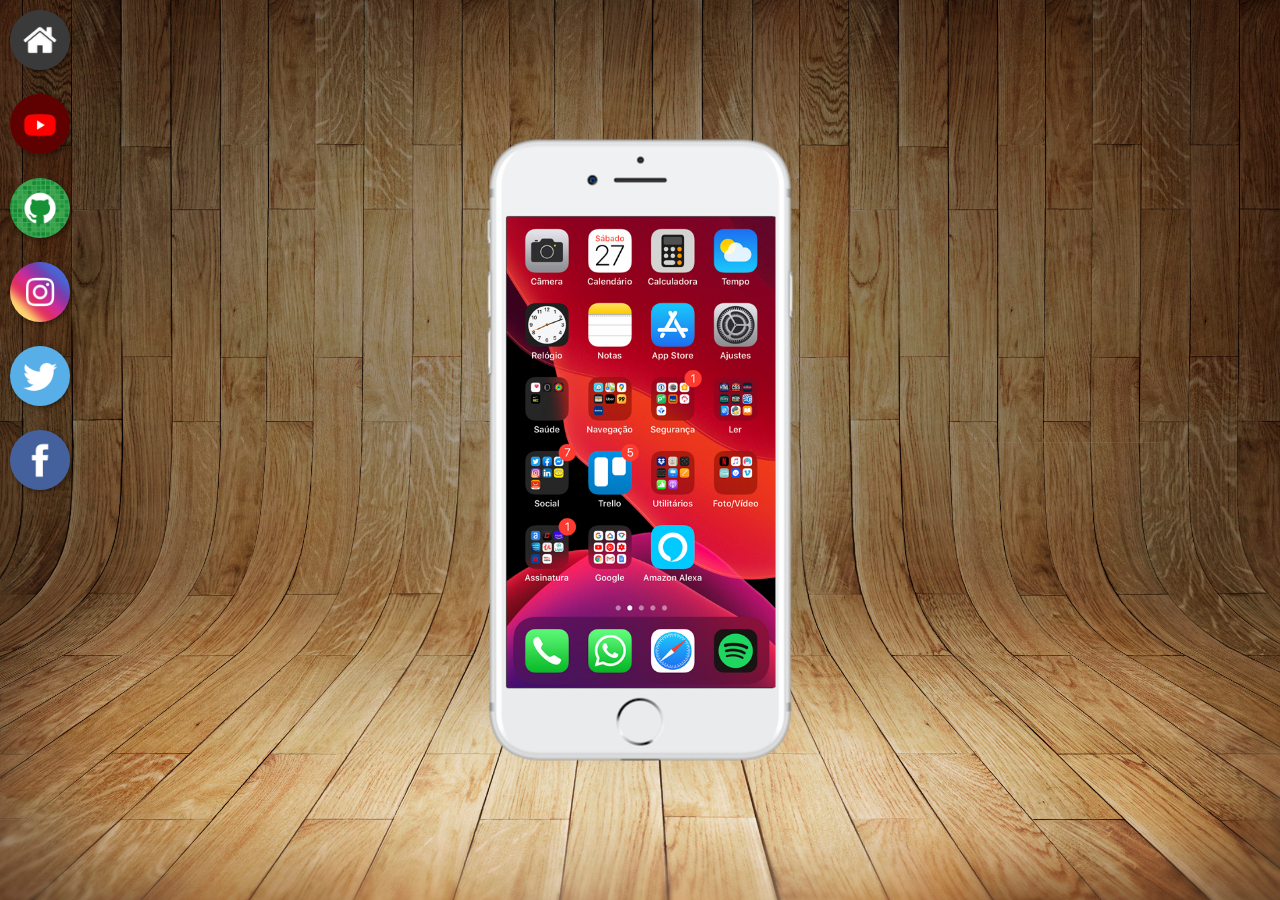
<file: index.html>
<!DOCTYPE html>
<html lang="pt-br">
<head>
    <meta charset="UTF-8">
    <meta http-equiv="X-UA-Compatible" content="IE=edge">
    <meta name="viewport" content="width=device-width, initial-scale=1.0">
    <title>Redes Sociais</title>
    <link rel="shortcut icon" href="favicon.ico" type="image/x-icon">
    <link rel="stylesheet" href="estilos/style.css">
</head>
<body>
    <main>
        <section id="telefone">
            <iframe src="home.html" name="tela" id="tela" frameborder="0"></iframe>
                


        </section>

        <section id="redes-sociais">
            <a href="home.html" target="tela"><img src="imagens/logo-home.jpg" alt=""></a><br>
            <a href="youtube.html" target="tela"><img src="imagens/logo-youtube.jpg" alt=""></a><br>
            <a href="github.html" target="tela"><img src="imagens/logo-github.jpg" alt=""></a><br>
            <a href="instagram.html" target="tela"><img src="imagens/logo-instagram.jpg" alt=""></a><br>
            <a href="twitter.html" target="tela"><img src="imagens/logo-twitter.jpg" alt=""></a><br>
            <a href="facebook.html" target="tela"><img src="imagens/logo-facebook.jpg" alt=""></a><br>
            

        </section>
    </main>
</body>
</html>
</file>
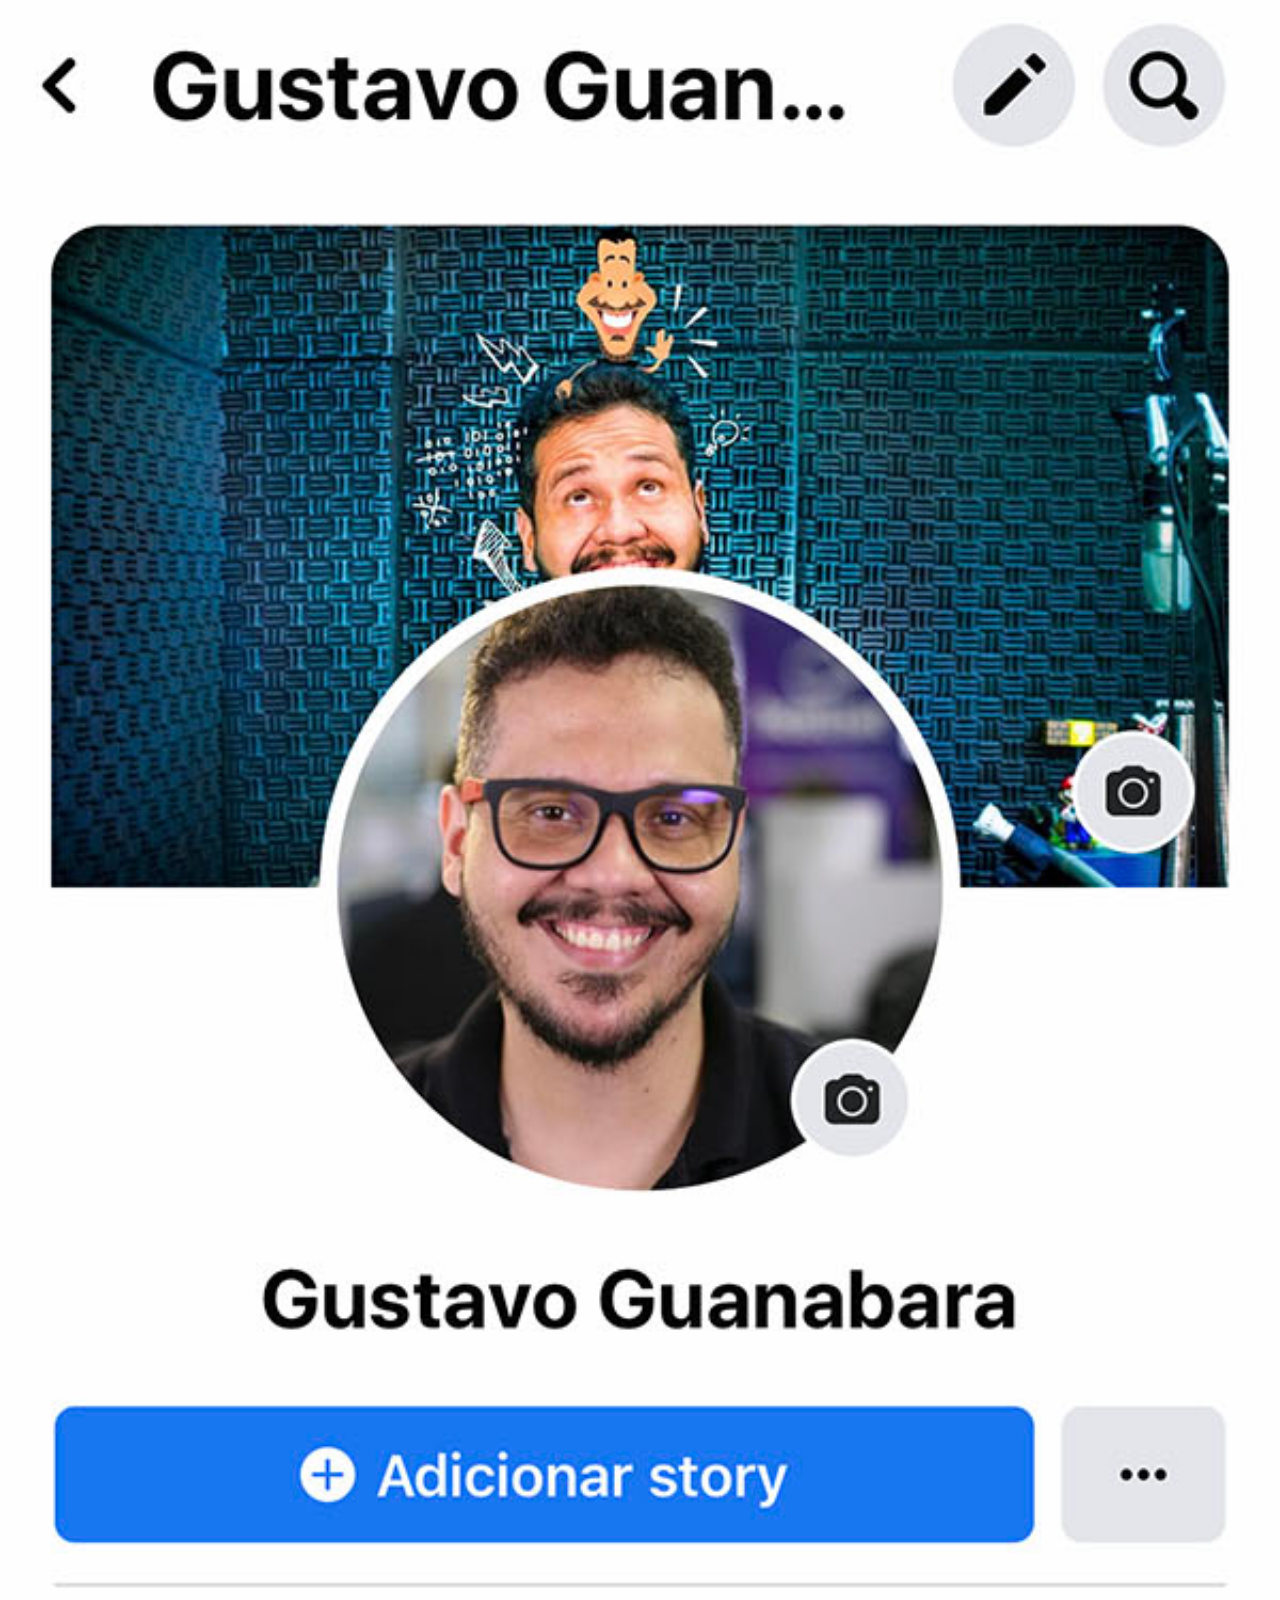
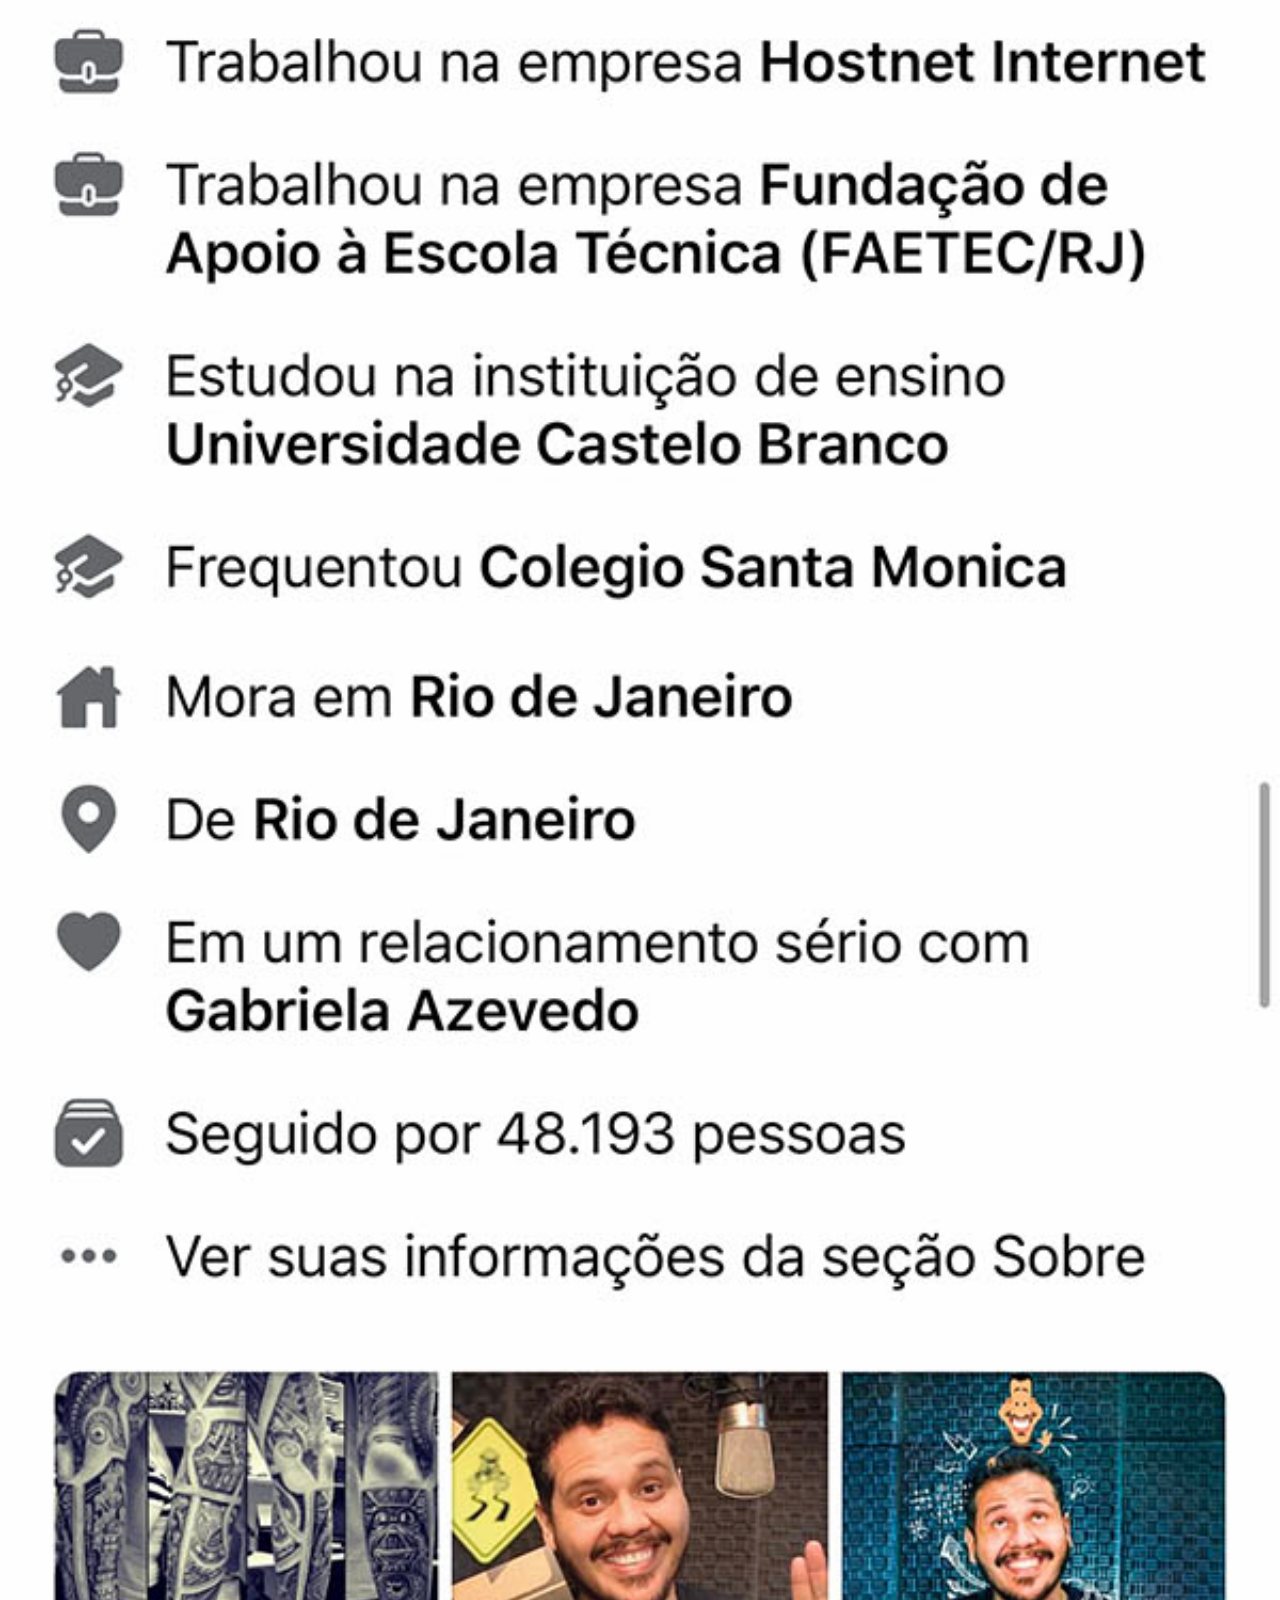
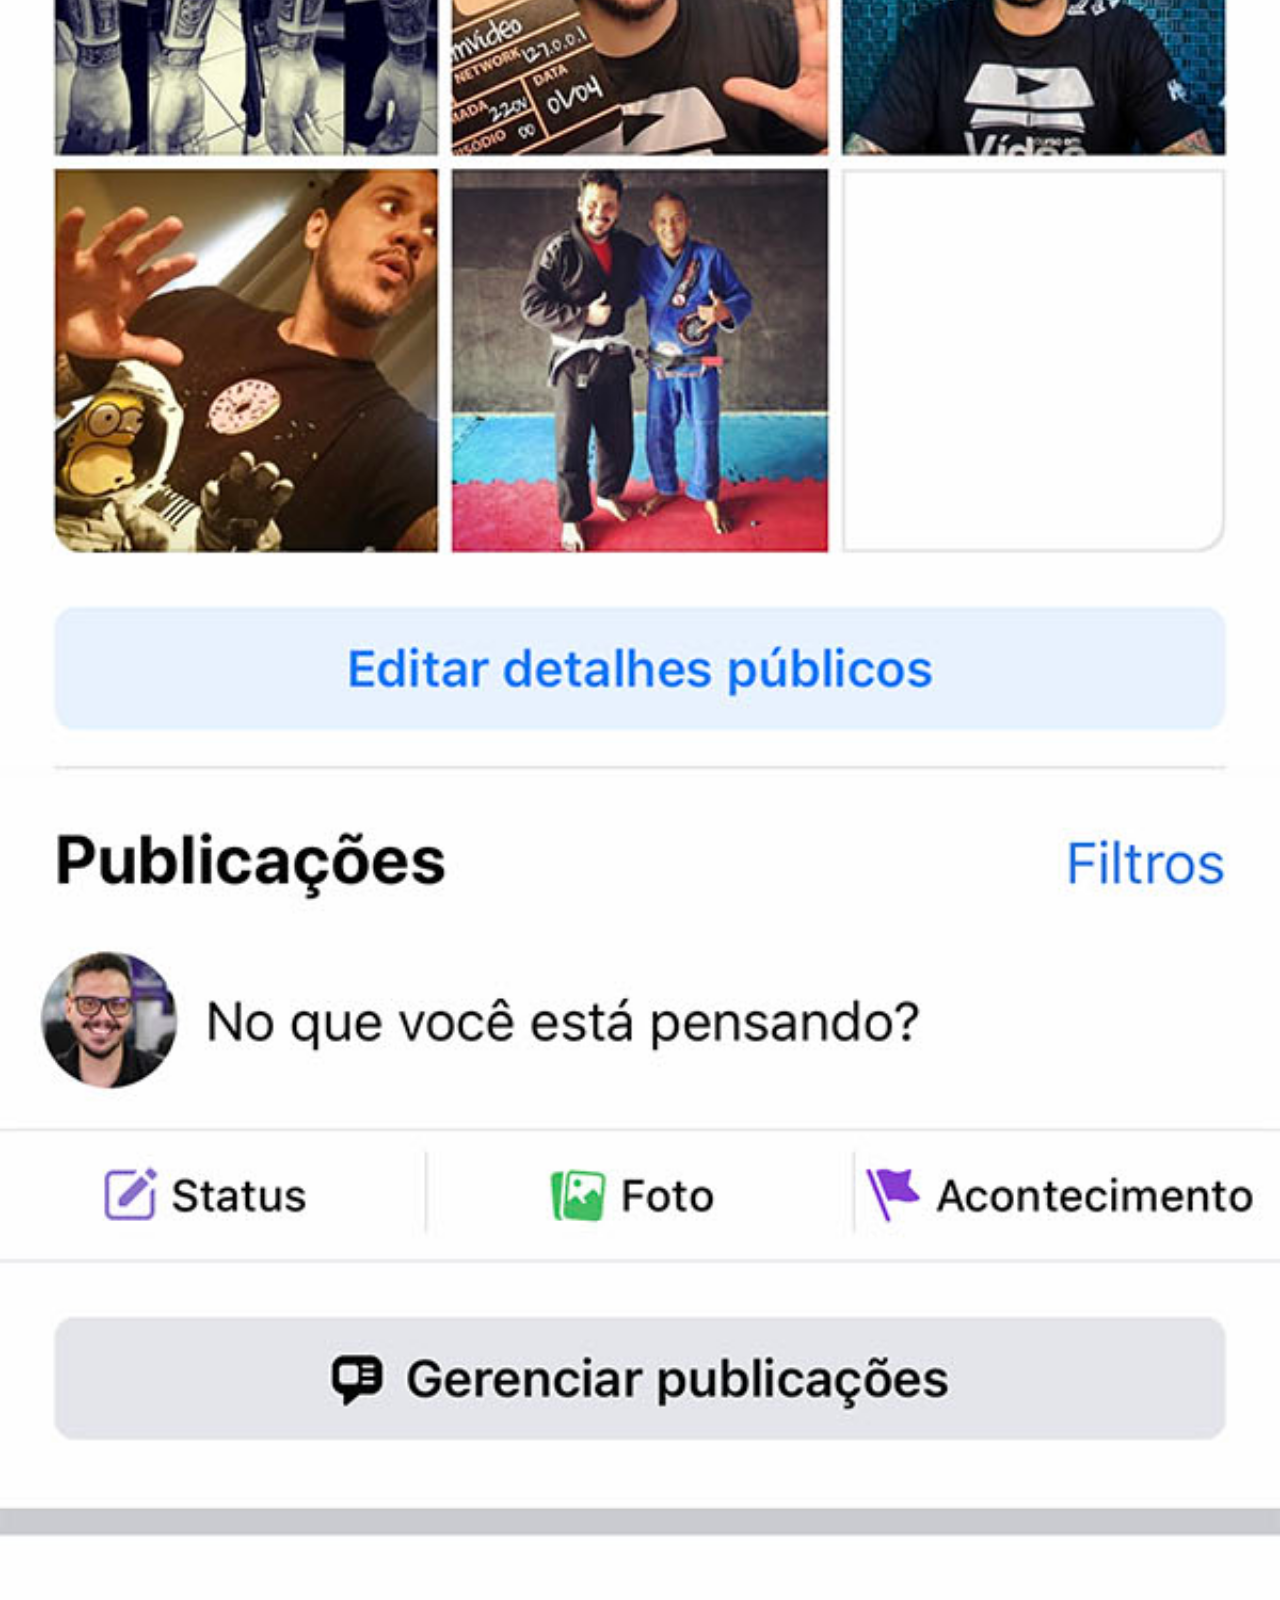
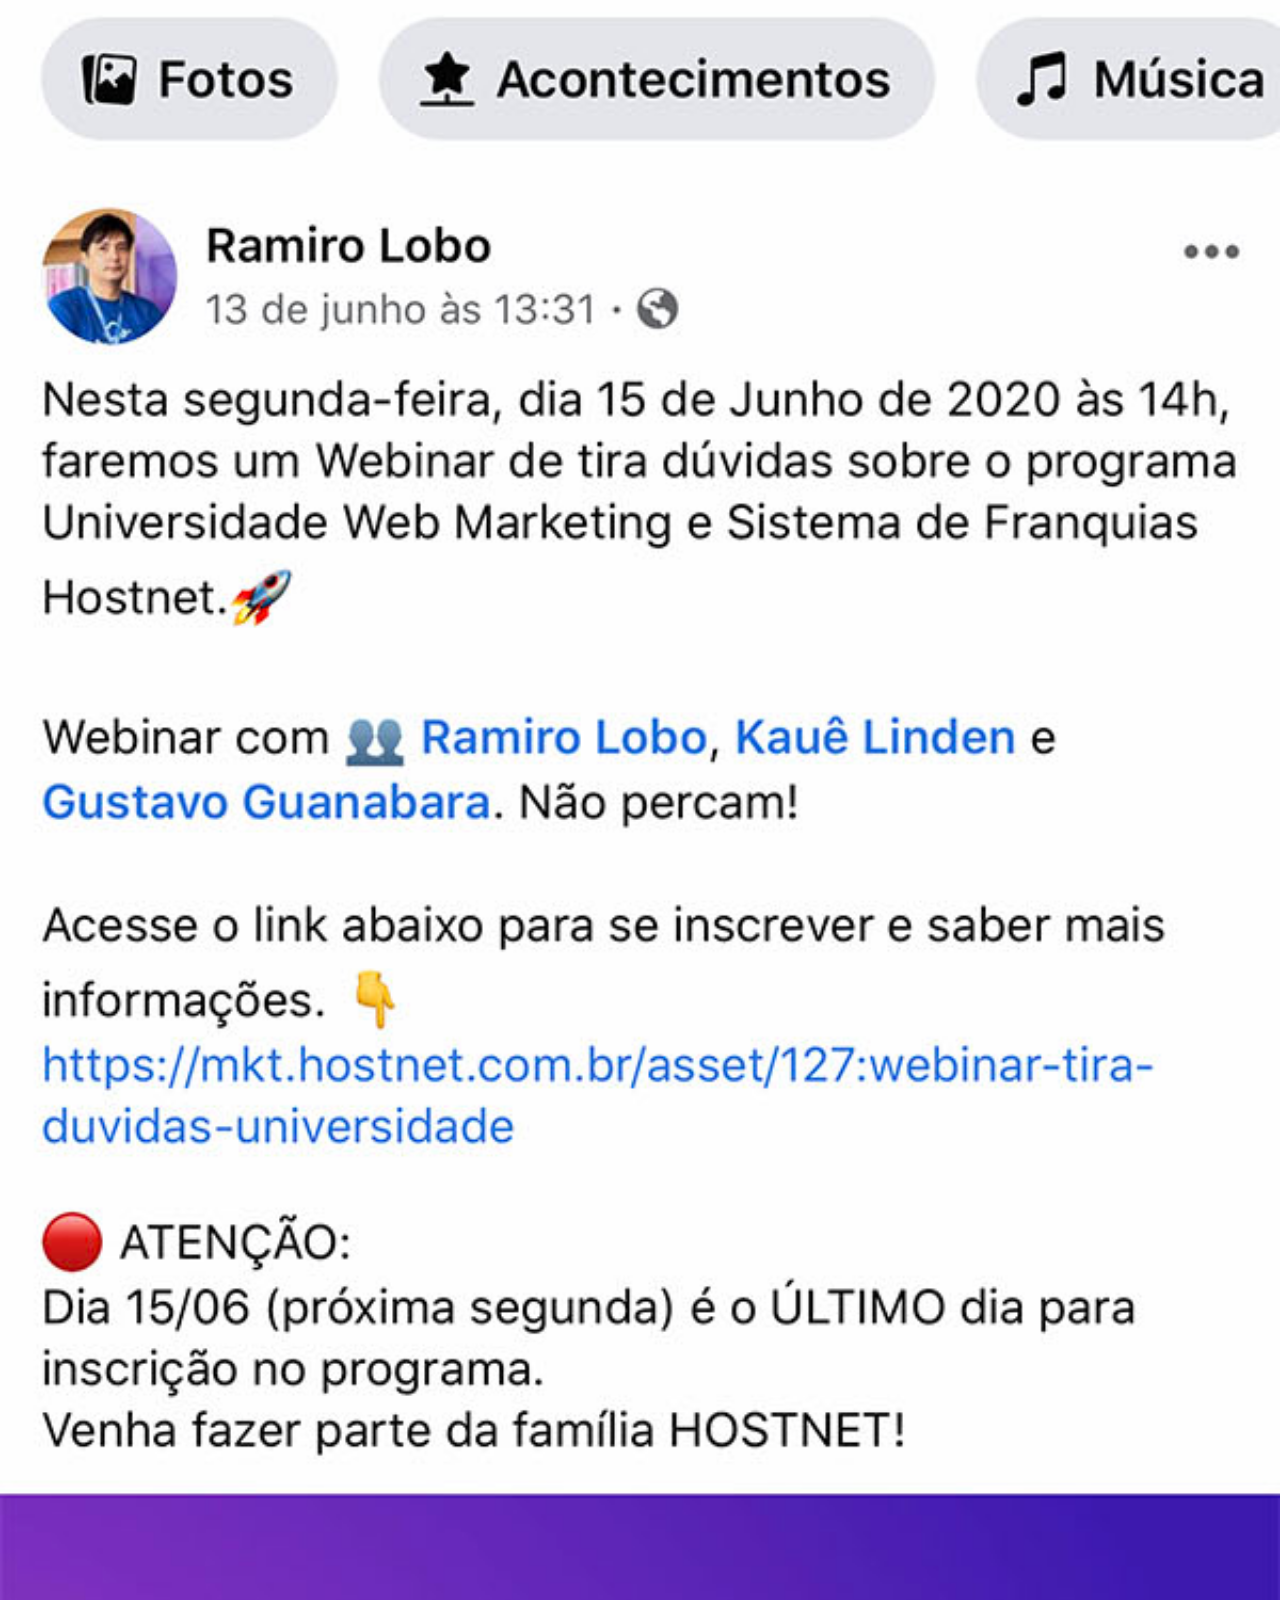
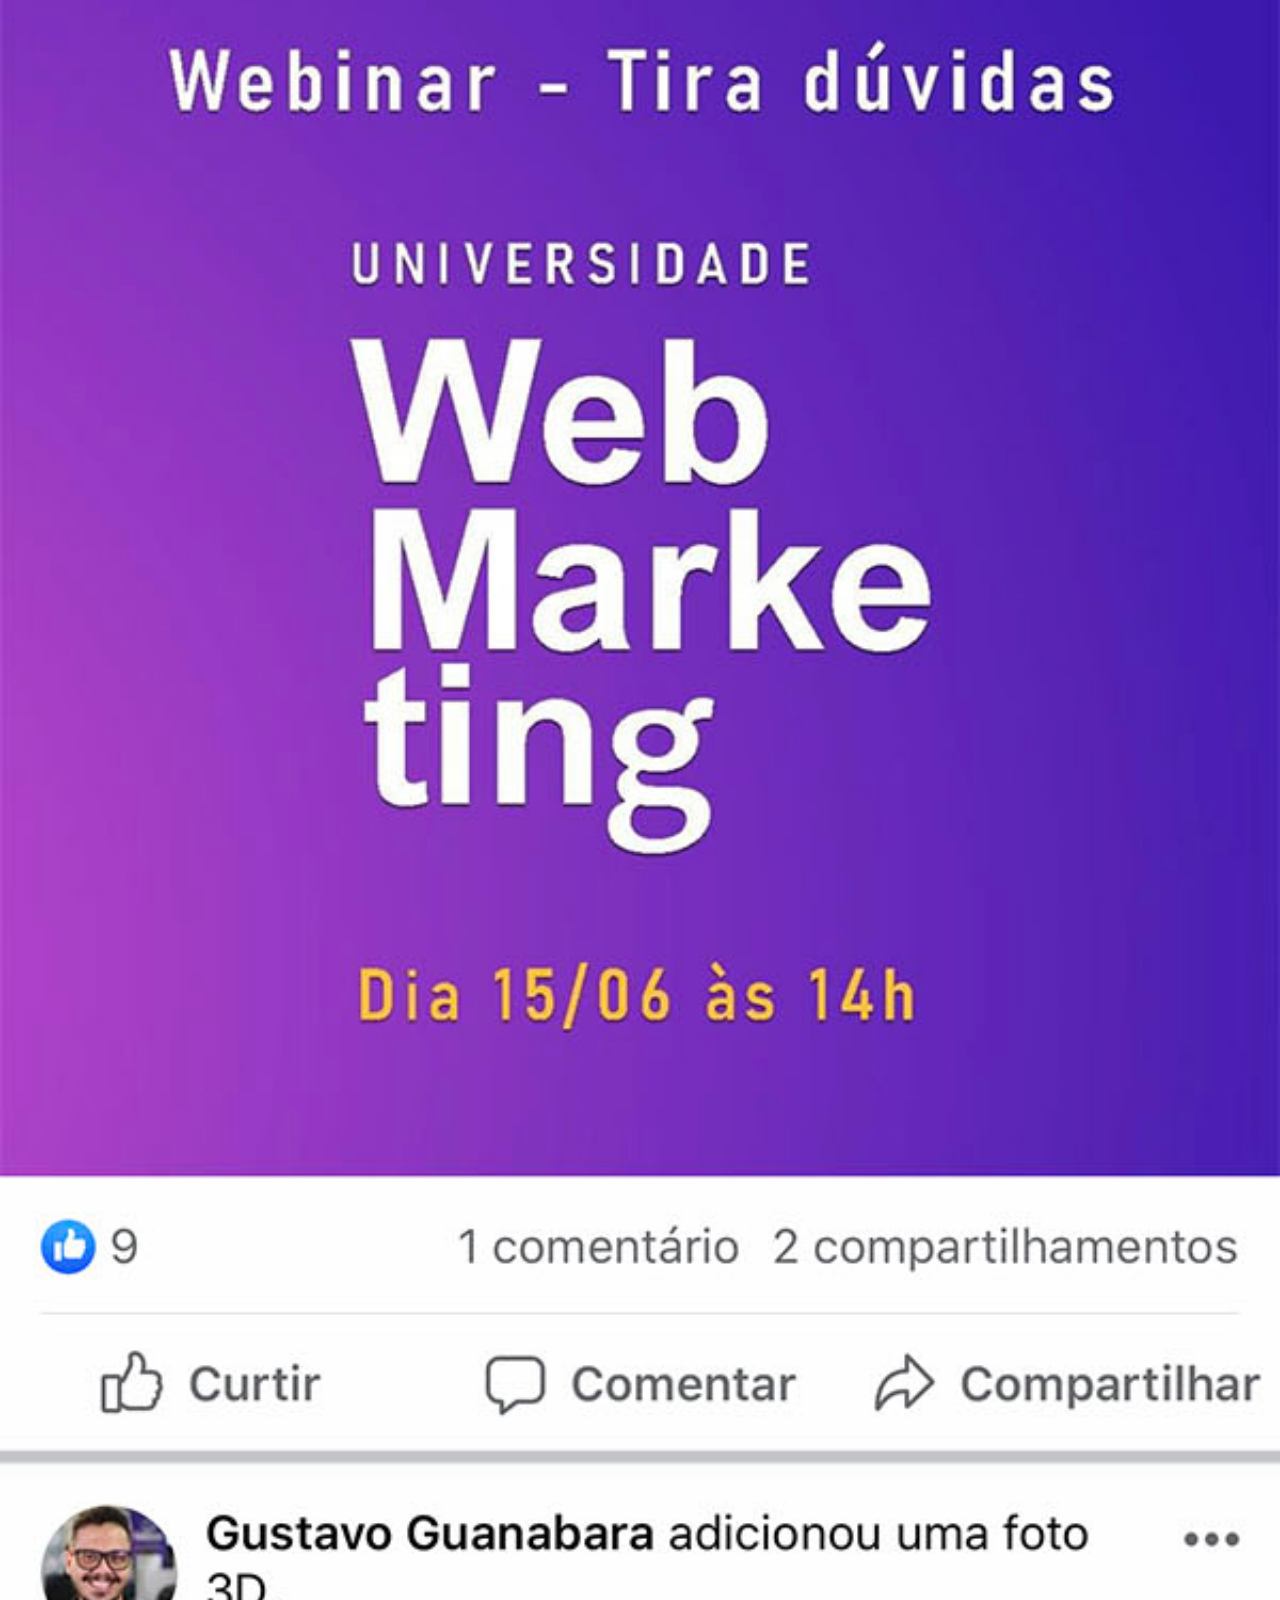
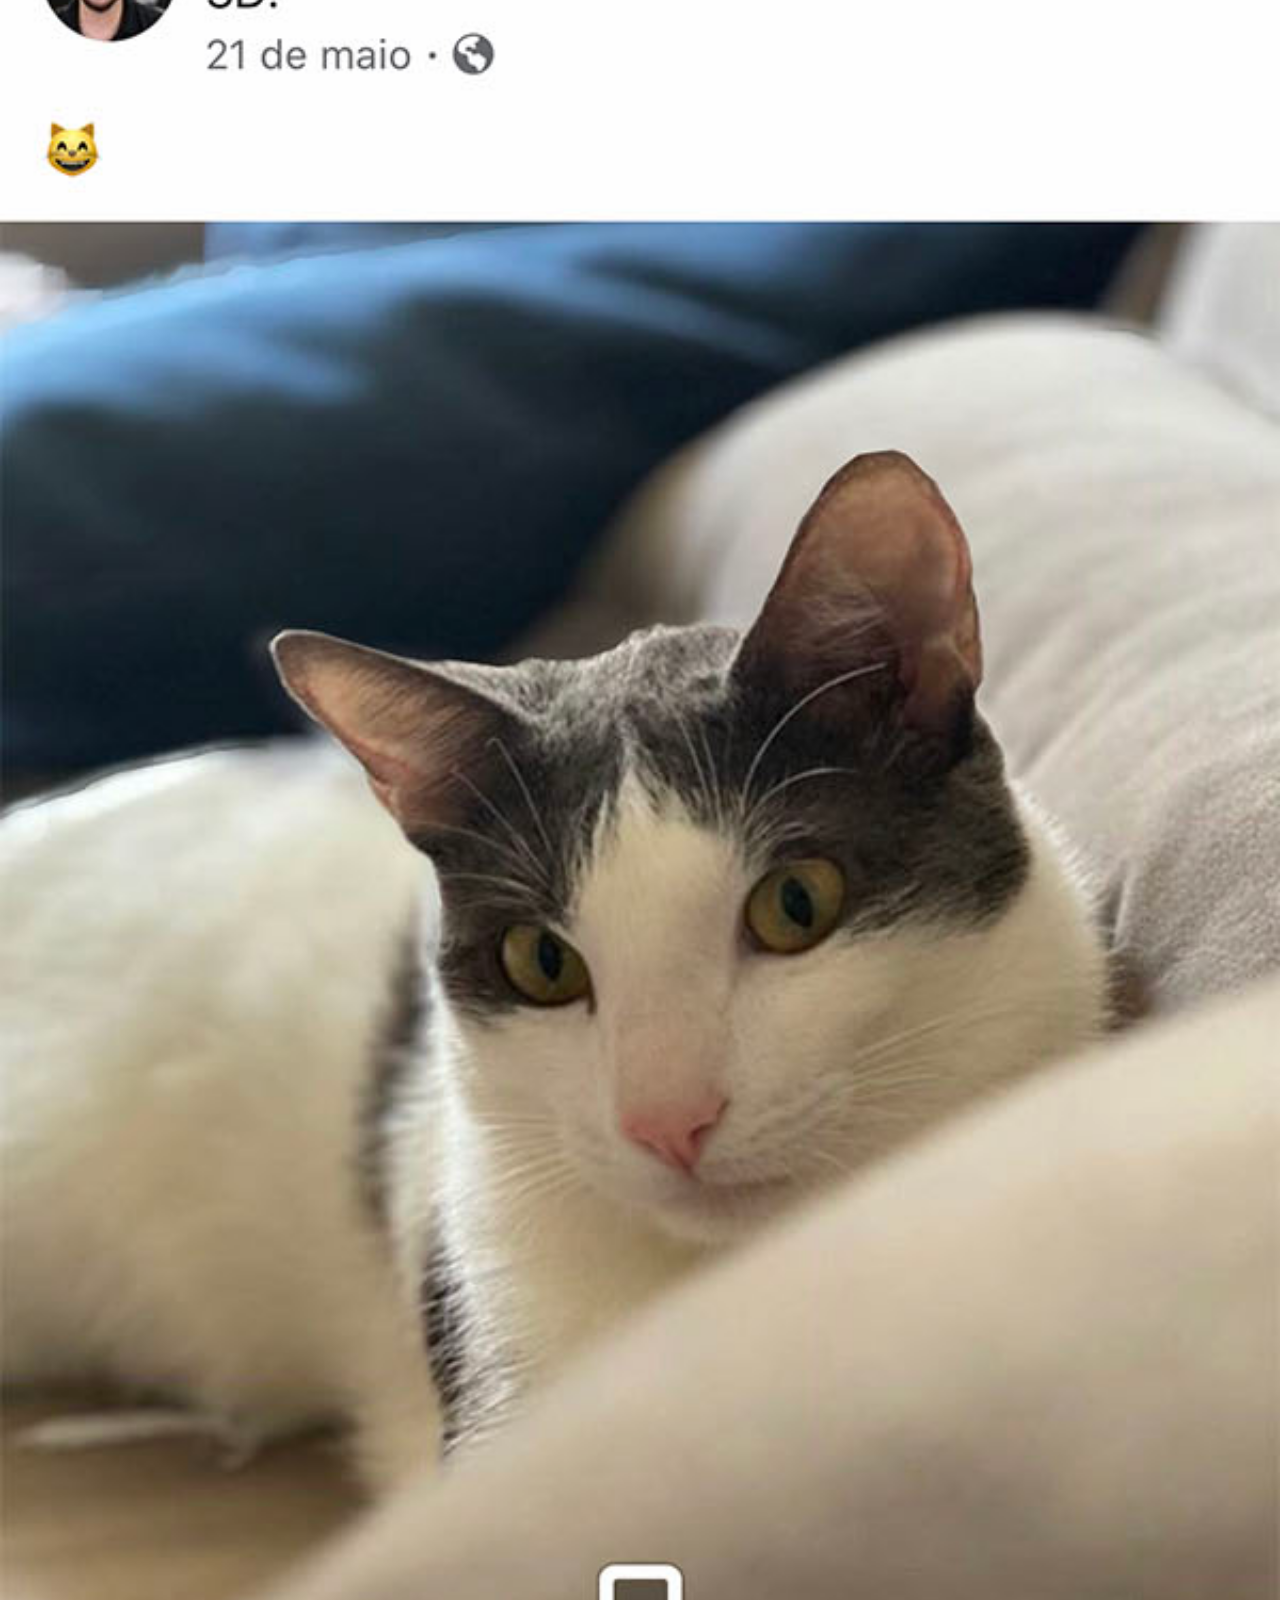
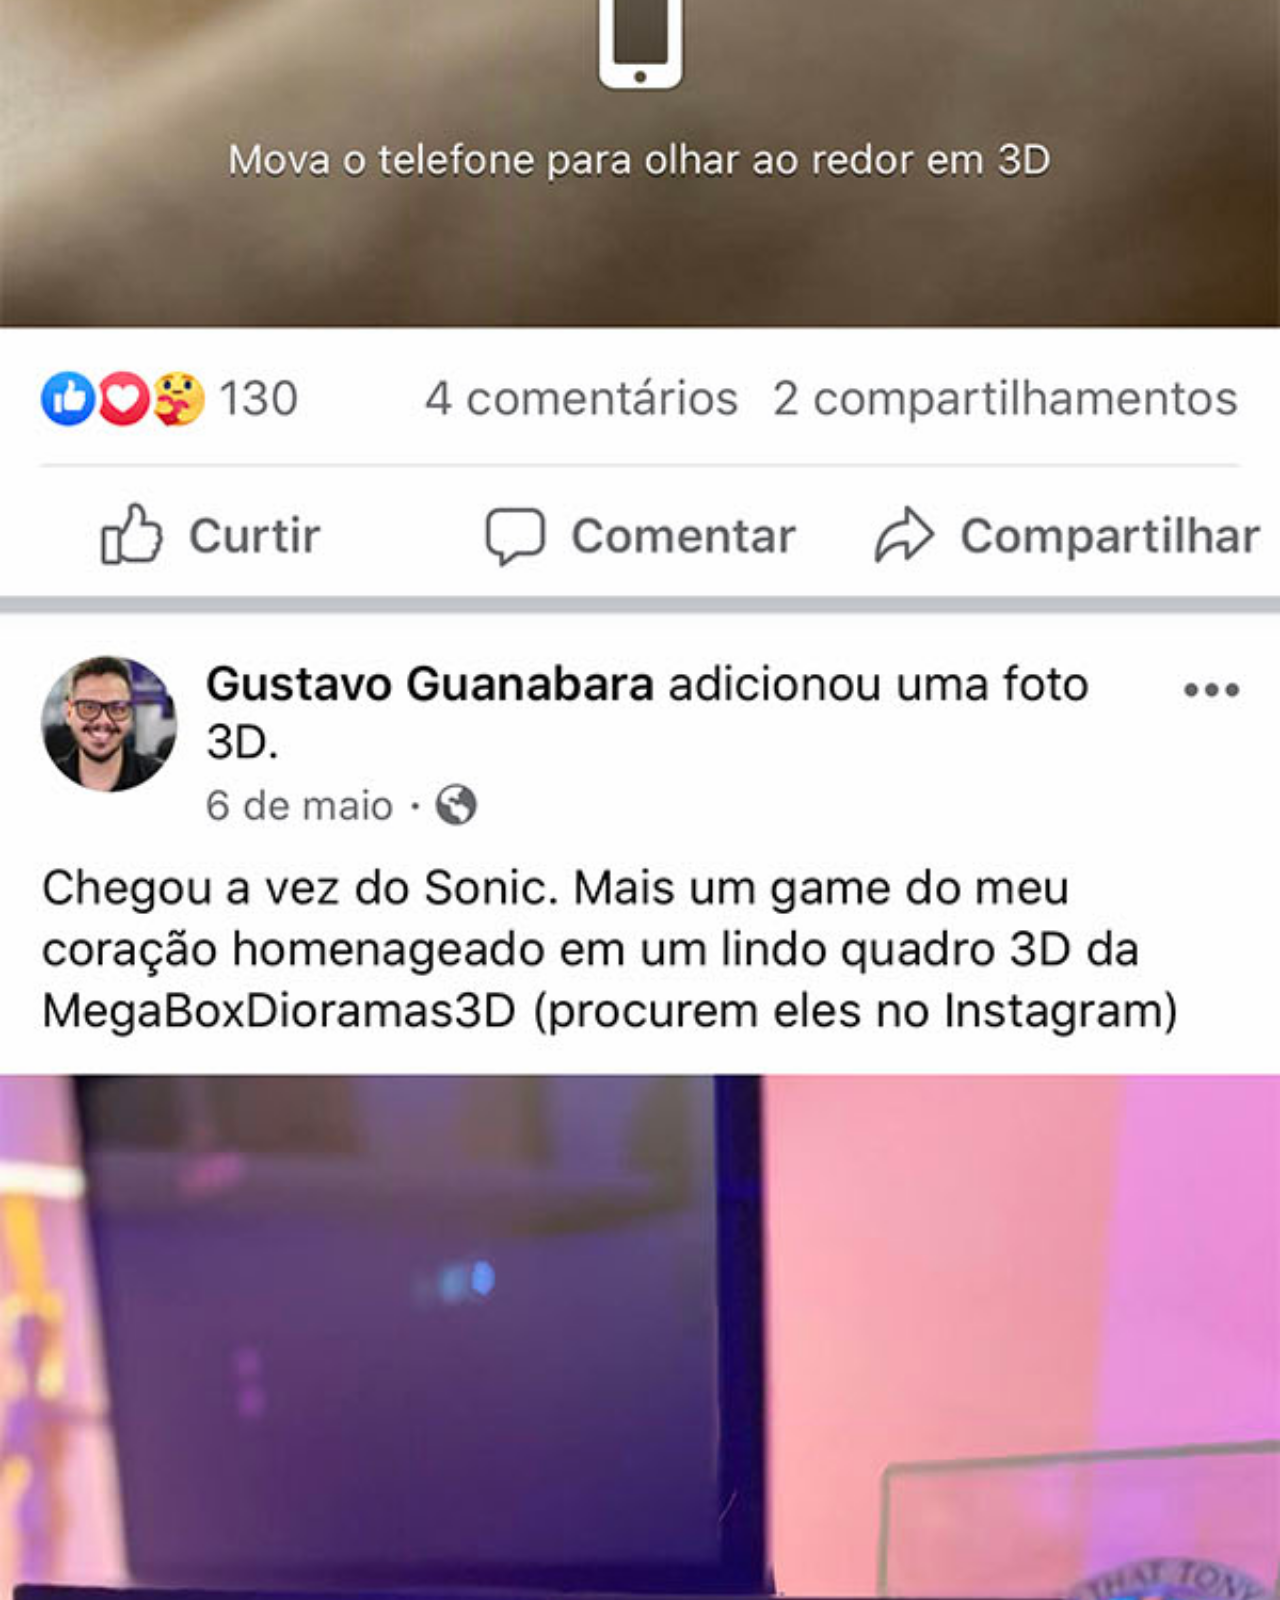
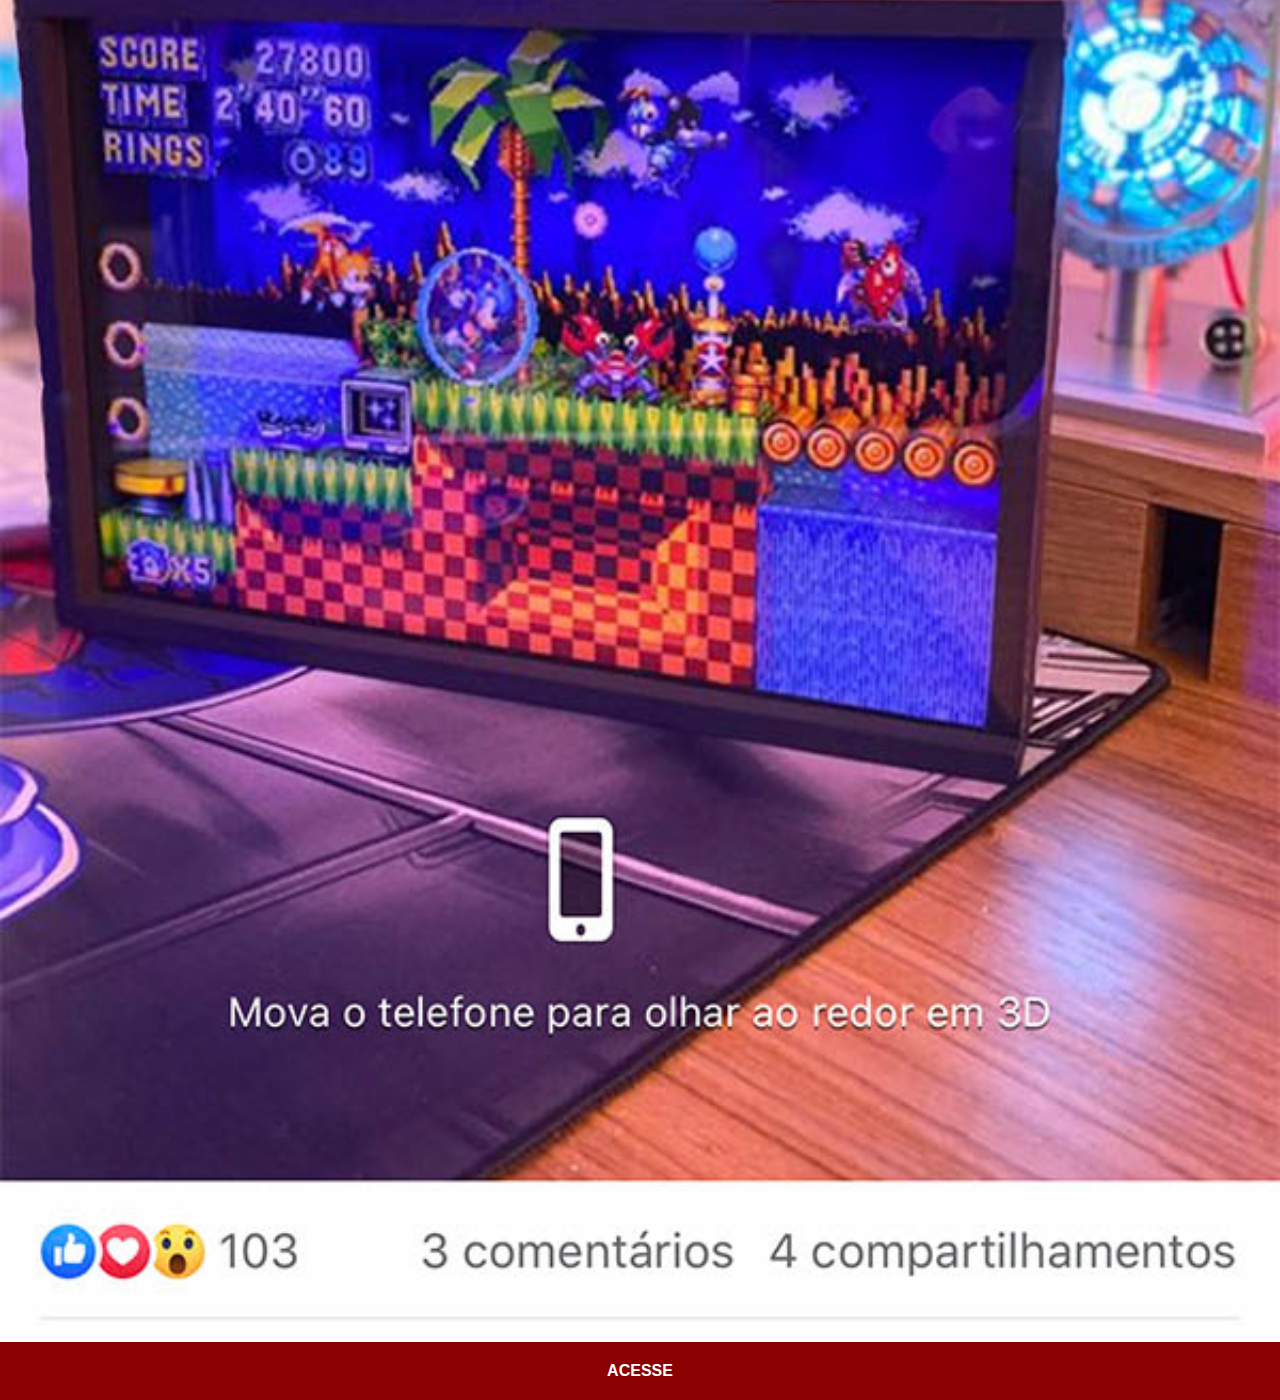
<file: facebook.html>
<!DOCTYPE html>
<html lang="pt-br">
<head>
    <meta charset="UTF-8">
    <meta http-equiv="X-UA-Compatible" content="IE=edge">
    <meta name="viewport" content="width=device-width, initial-scale=1.0">
    <title>Facebook</title>
    <link rel="stylesheet" href="estilos/social.css">
</head>
<body>
    <img src="imagens/tela-facebook.jpg" alt="GitHub"><a href="https://facebook.com" target="_blank">ACESSE</a>
    
</body>
</html>
</file>
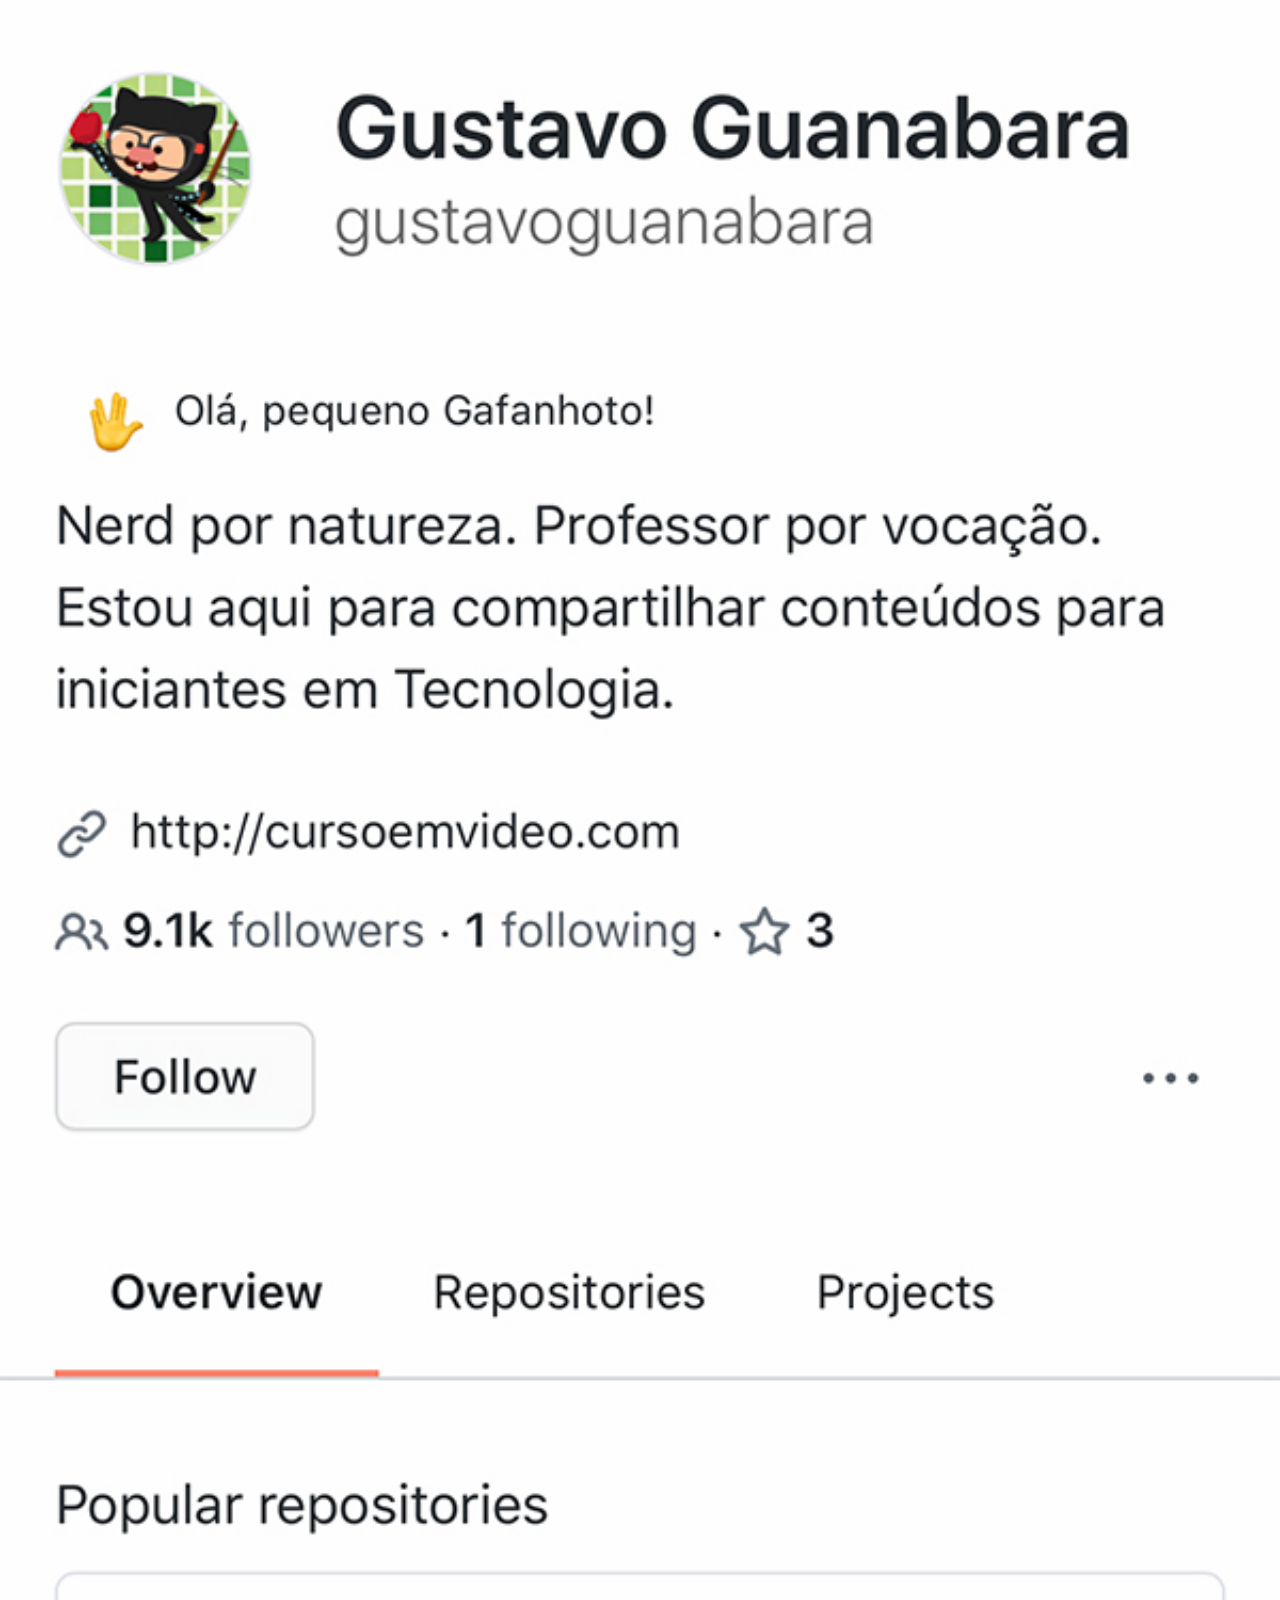
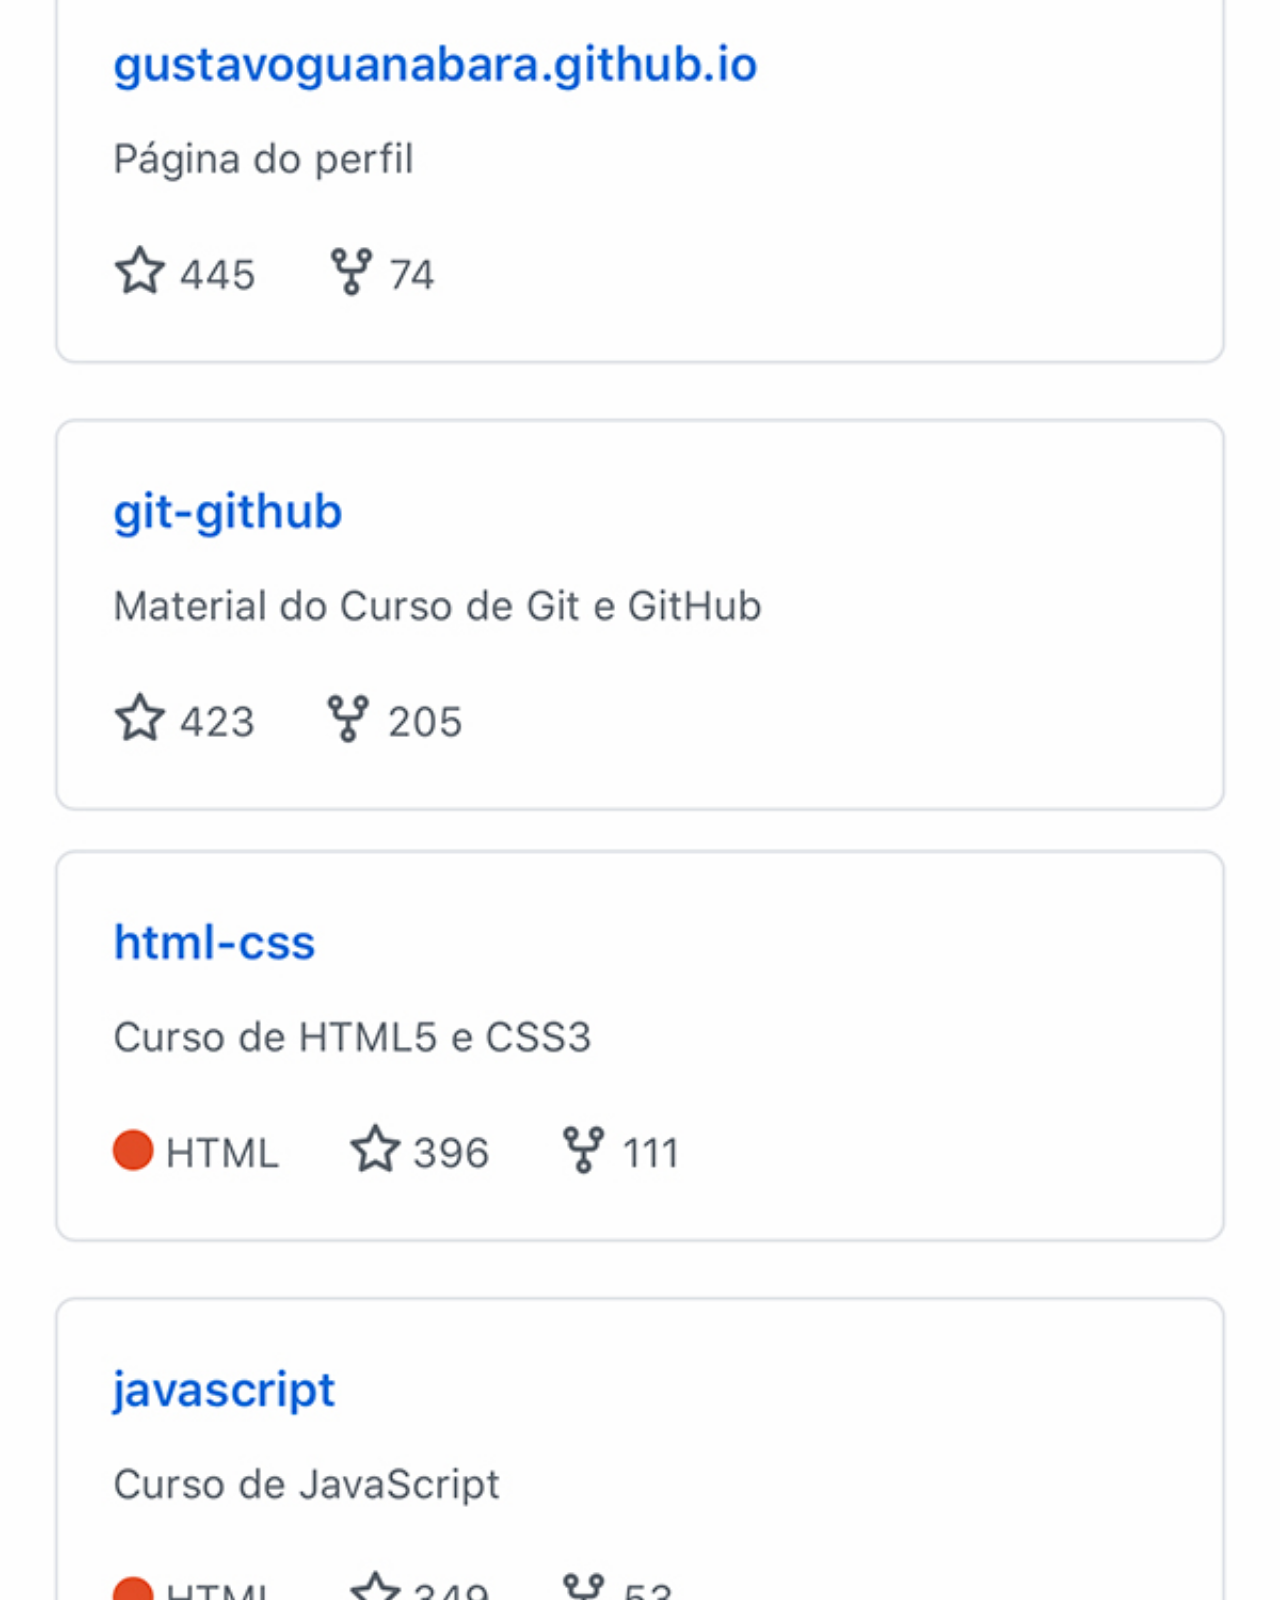
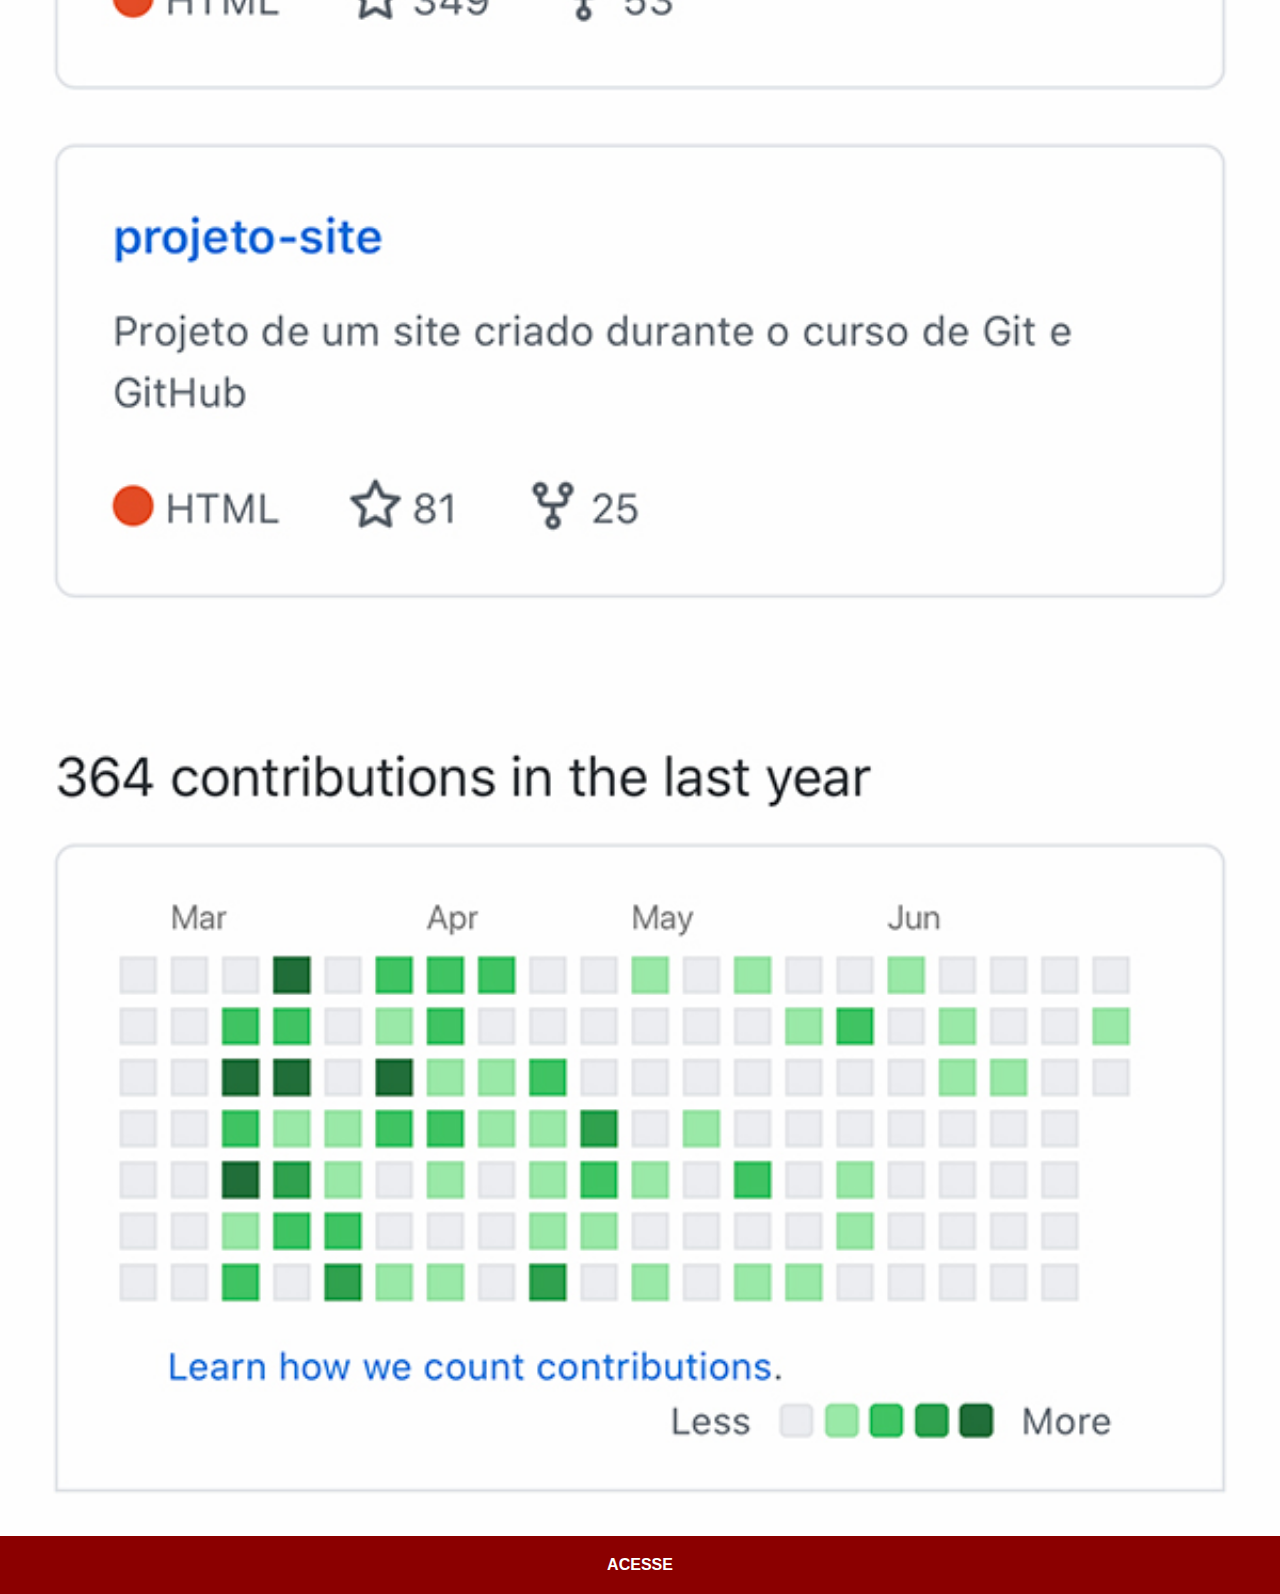
<file: github.html>
<!DOCTYPE html>
<html lang="pt-br">
<head>
    <meta charset="UTF-8">
    <meta http-equiv="X-UA-Compatible" content="IE=edge">
    <meta name="viewport" content="width=device-width, initial-scale=1.0">
    <title>GitHub</title>
    <link rel="stylesheet" href="estilos/social.css">
</head>
<body>
    <img src="imagens/tela-github.jpg" alt="GitHub"><a href="https://github.com/renatopeoliveira" target="_blank">ACESSE</a>
    
</body>
</html>
</file>
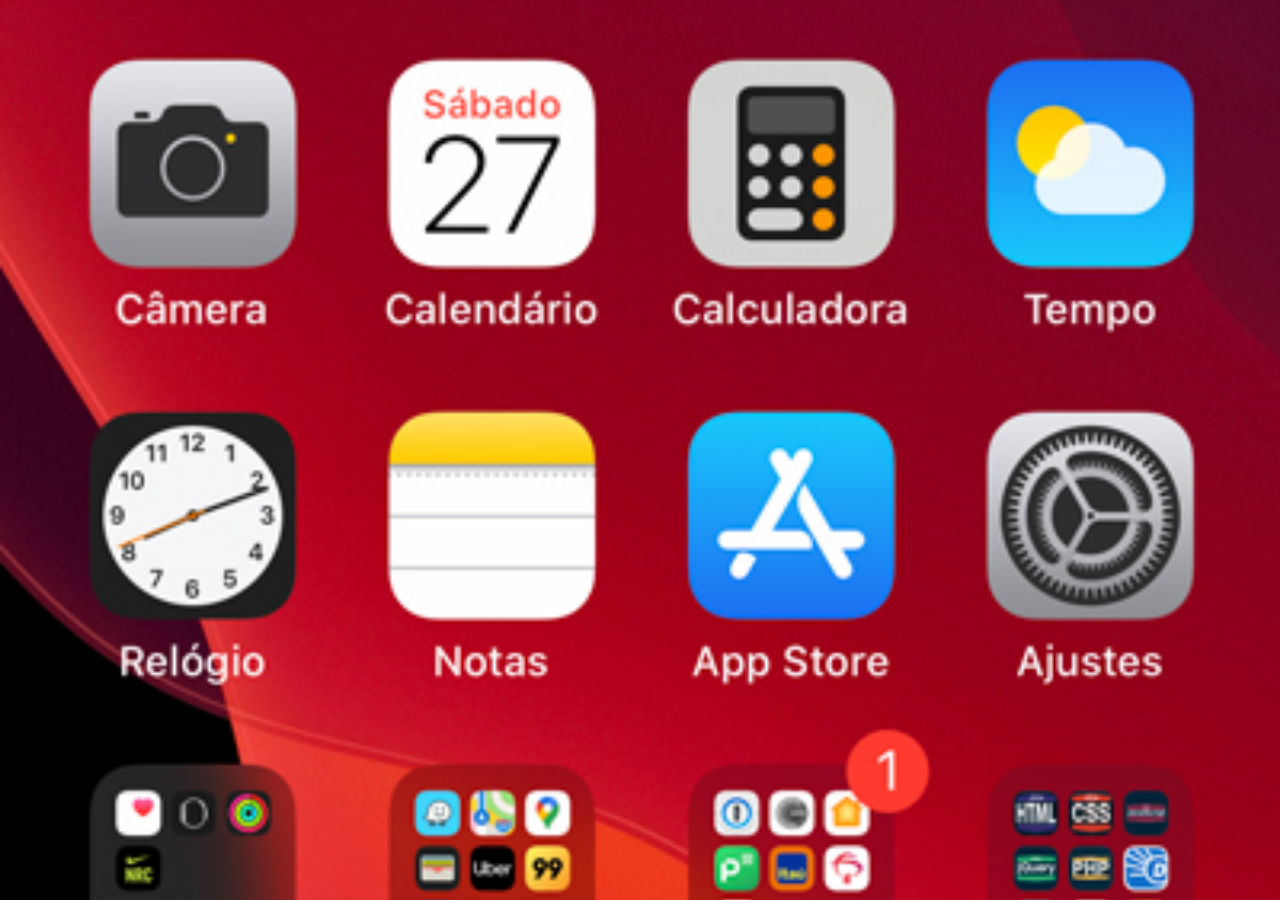
<file: home.html>
<!DOCTYPE html>
<html lang="pt-br">
<head>
    <meta charset="UTF-8">
    <meta http-equiv="X-UA-Compatible" content="IE=edge">
    <meta name="viewport" content="width=device-width, initial-scale=1.0">
    <title>Home</title>
</head>
<style>
    * {
        margin: 0px;
        padding: 0px;
    }

    body {
        width: 100vw;
        height: 100vh;
        background: black url("imagens/tela-home.jpg") no-repeat top center;
        background-size: cover;
        
    }
</style>

<body>
    
</body>
</html>
</file>
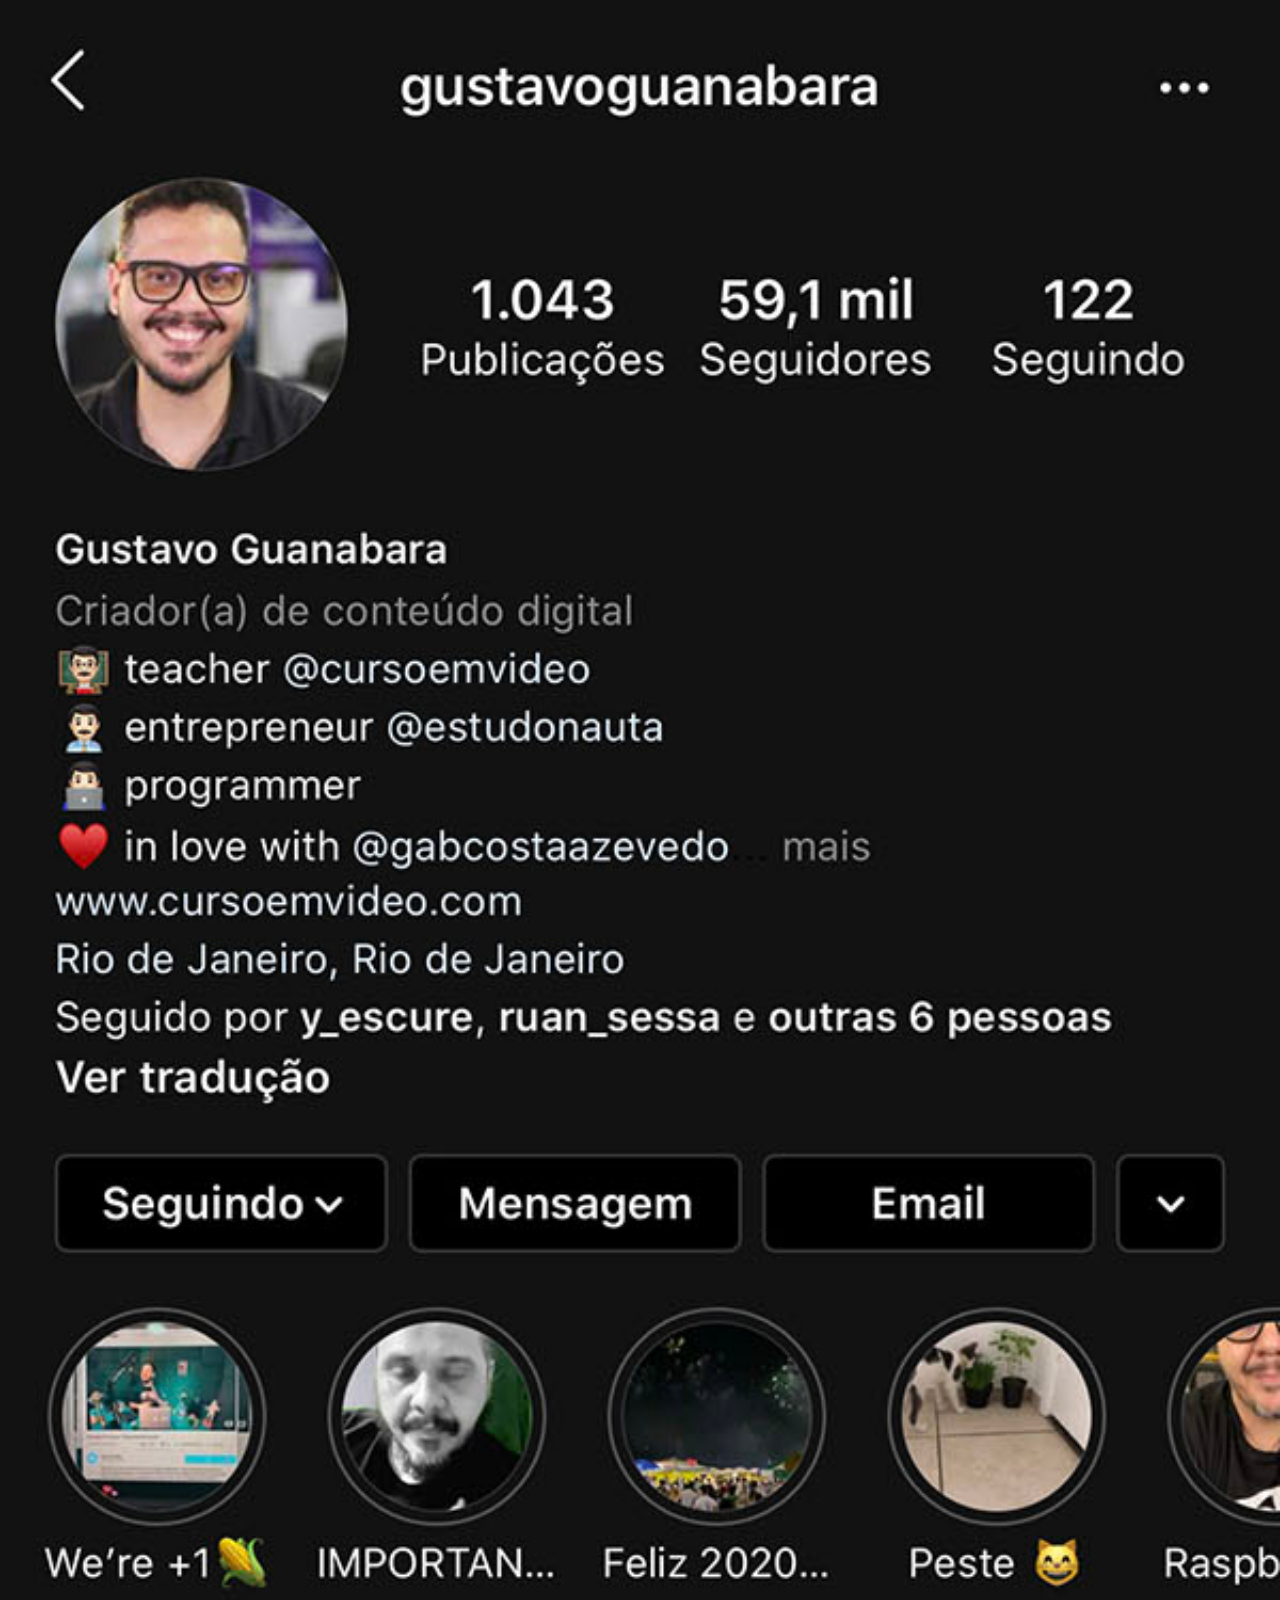
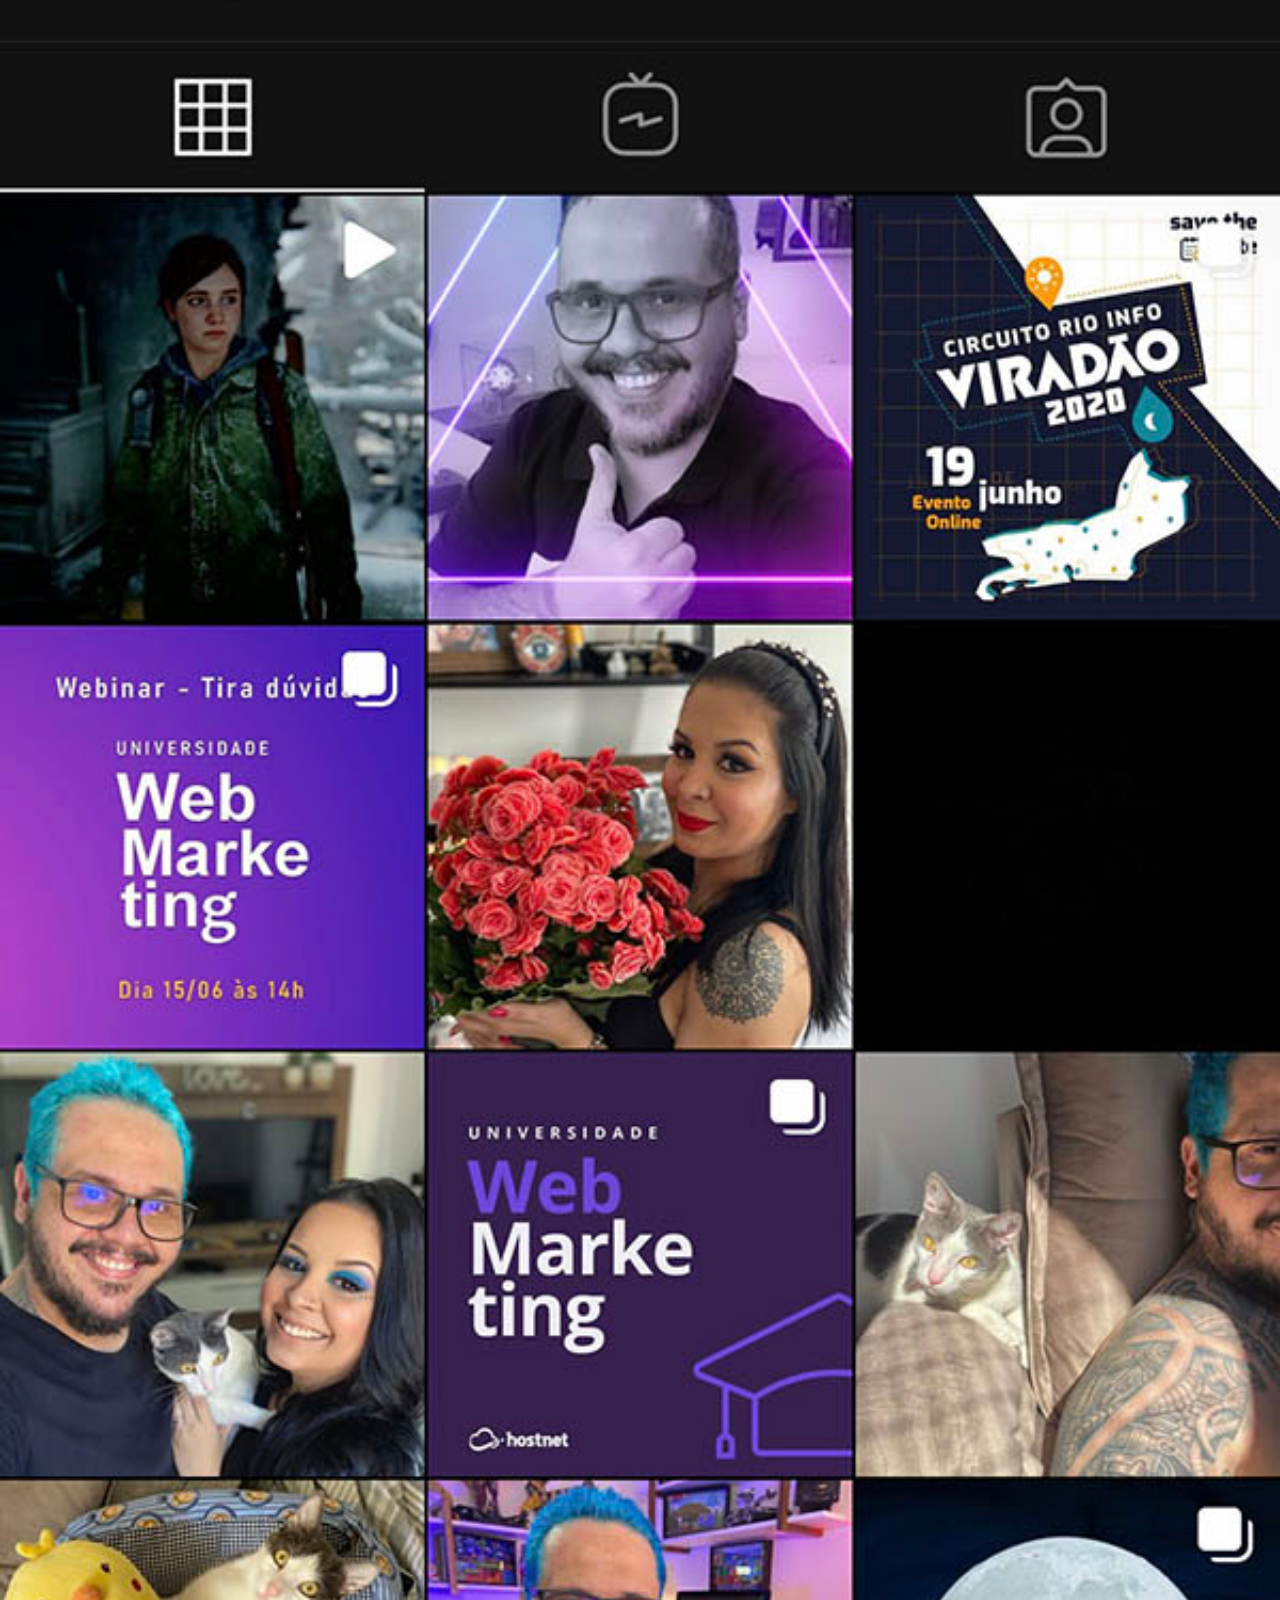
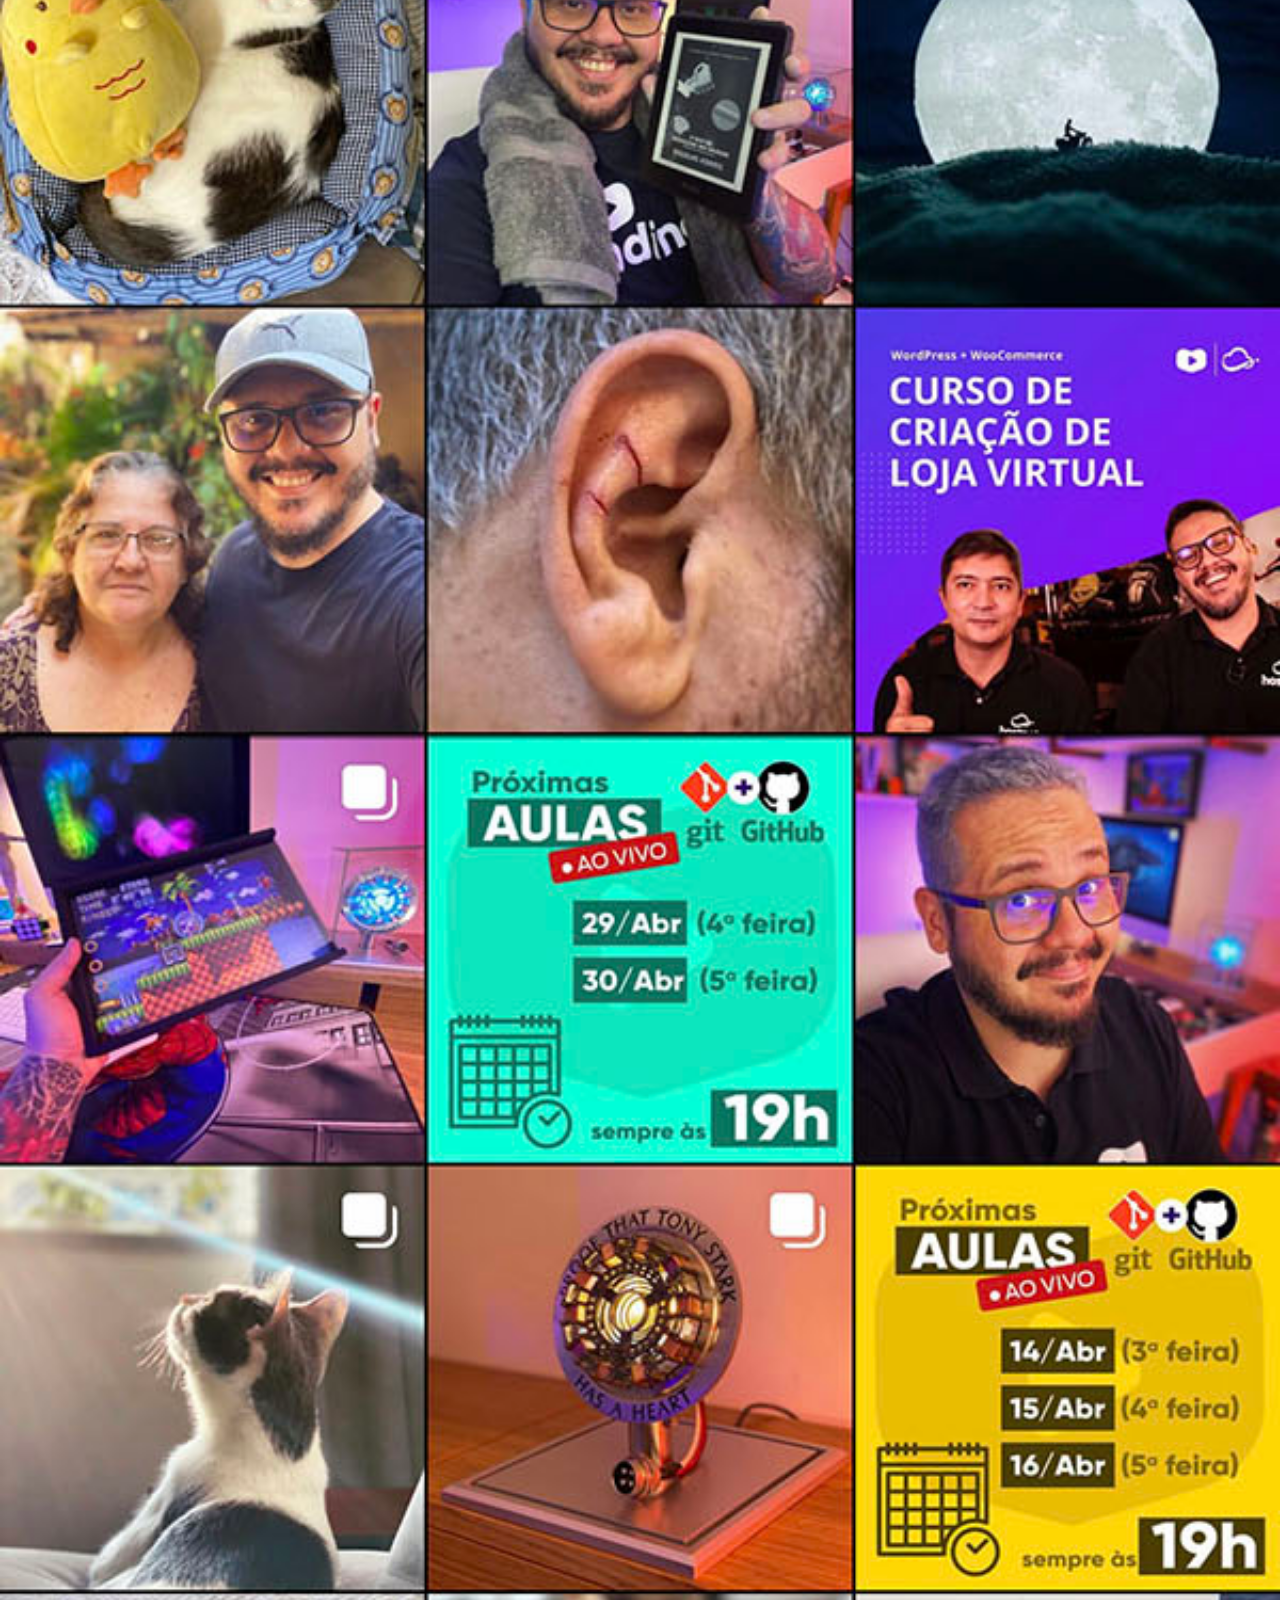
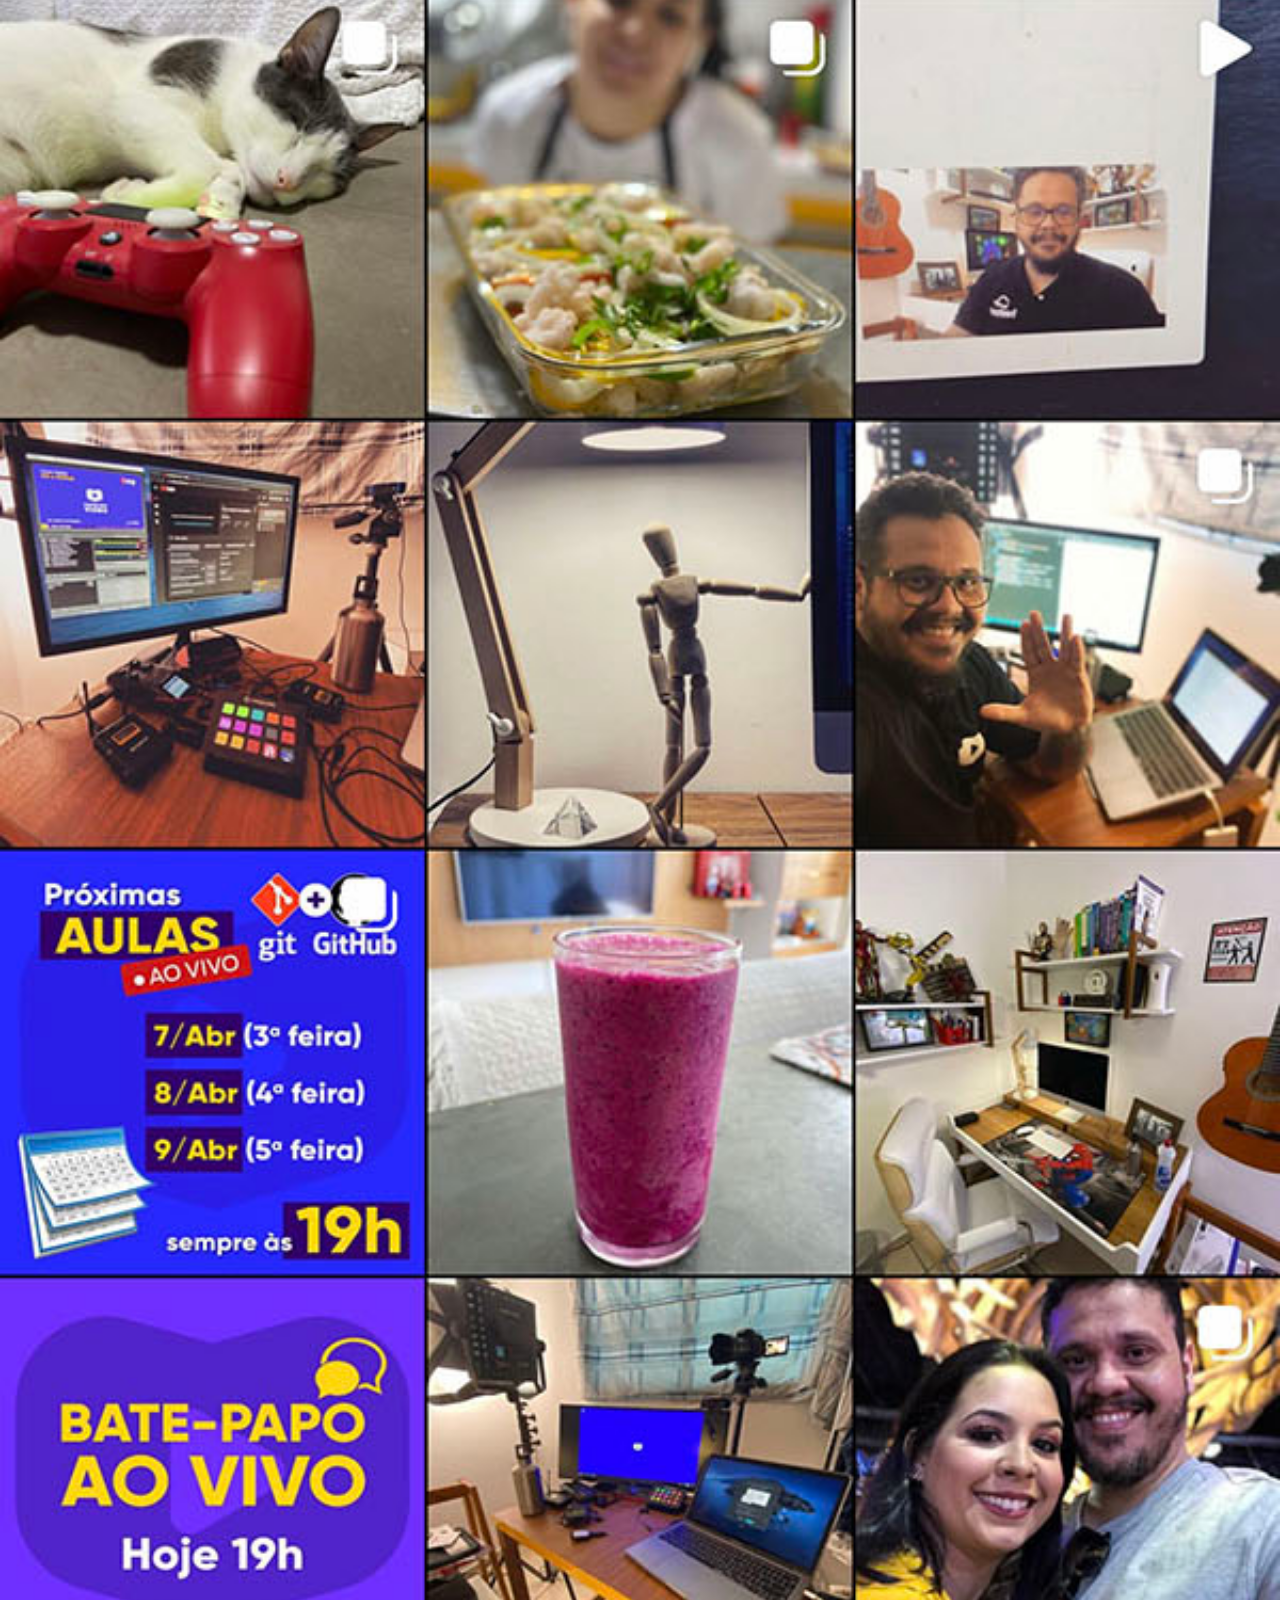
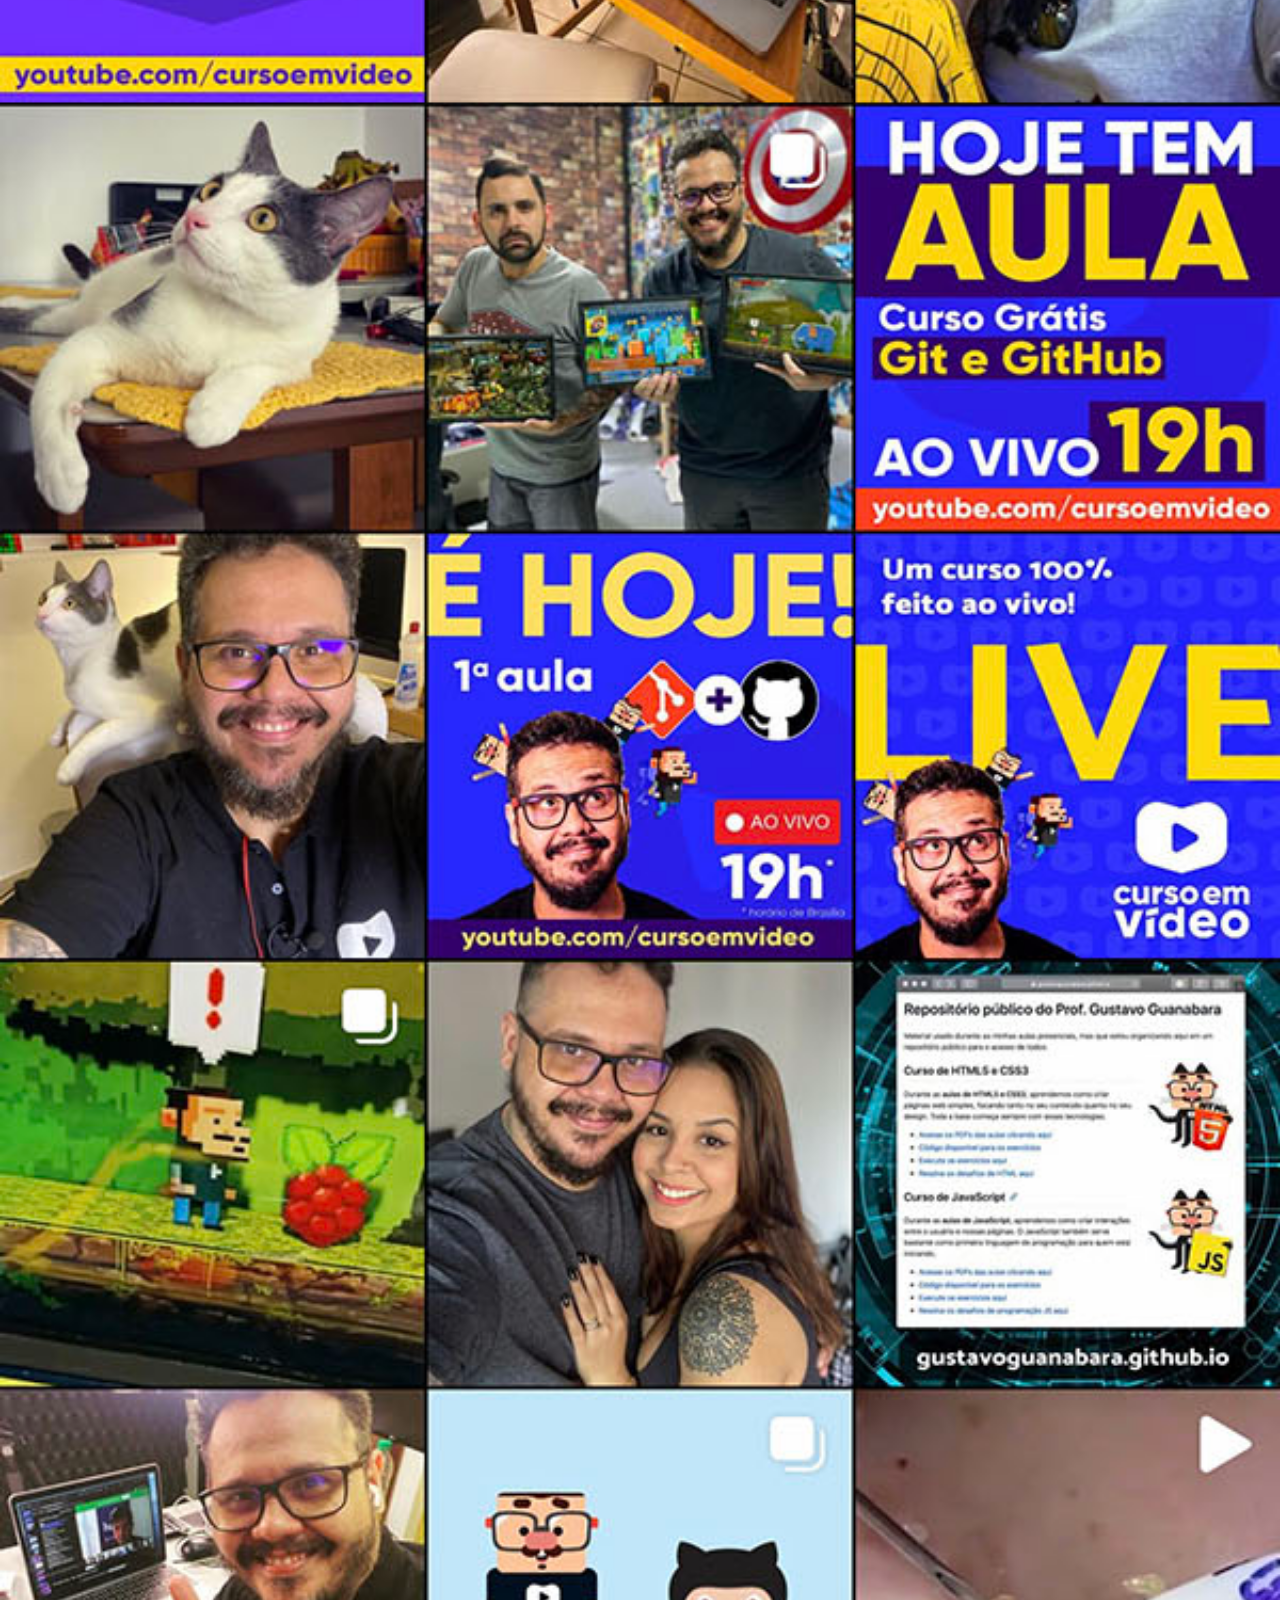
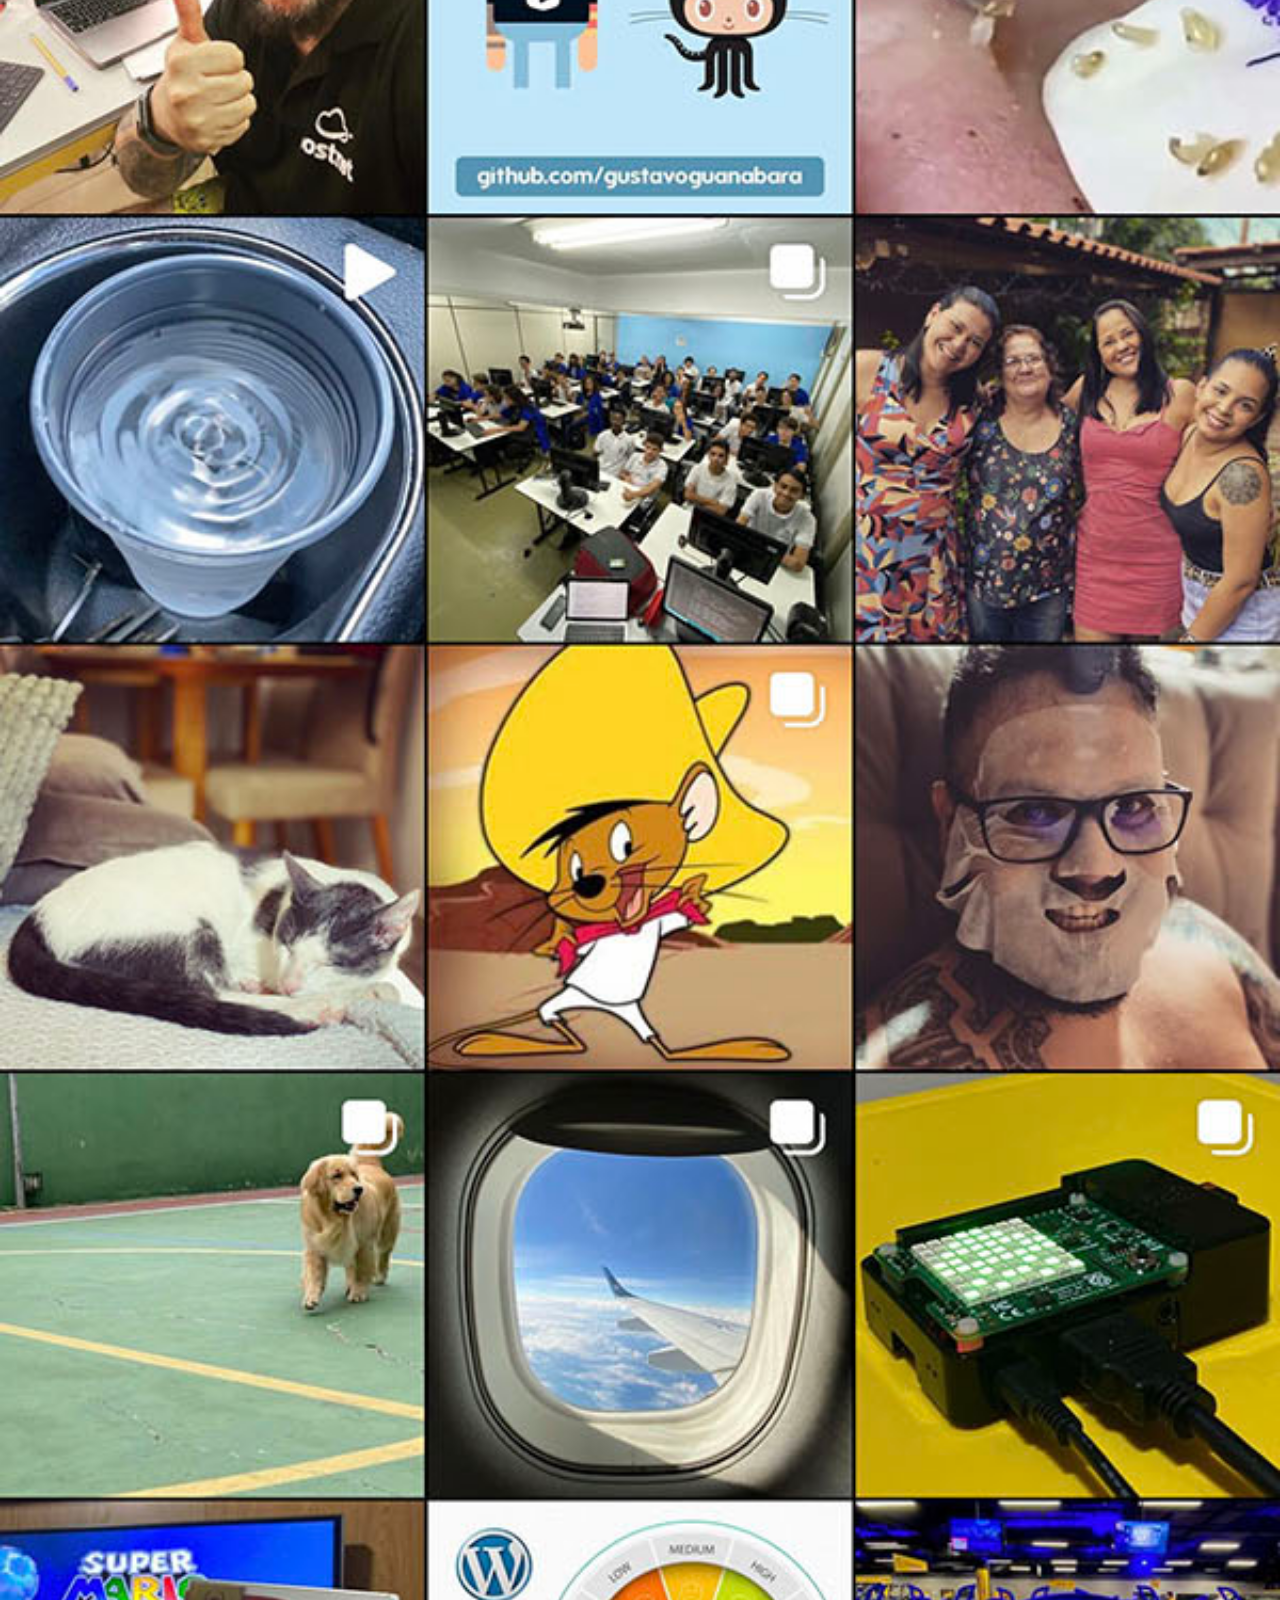
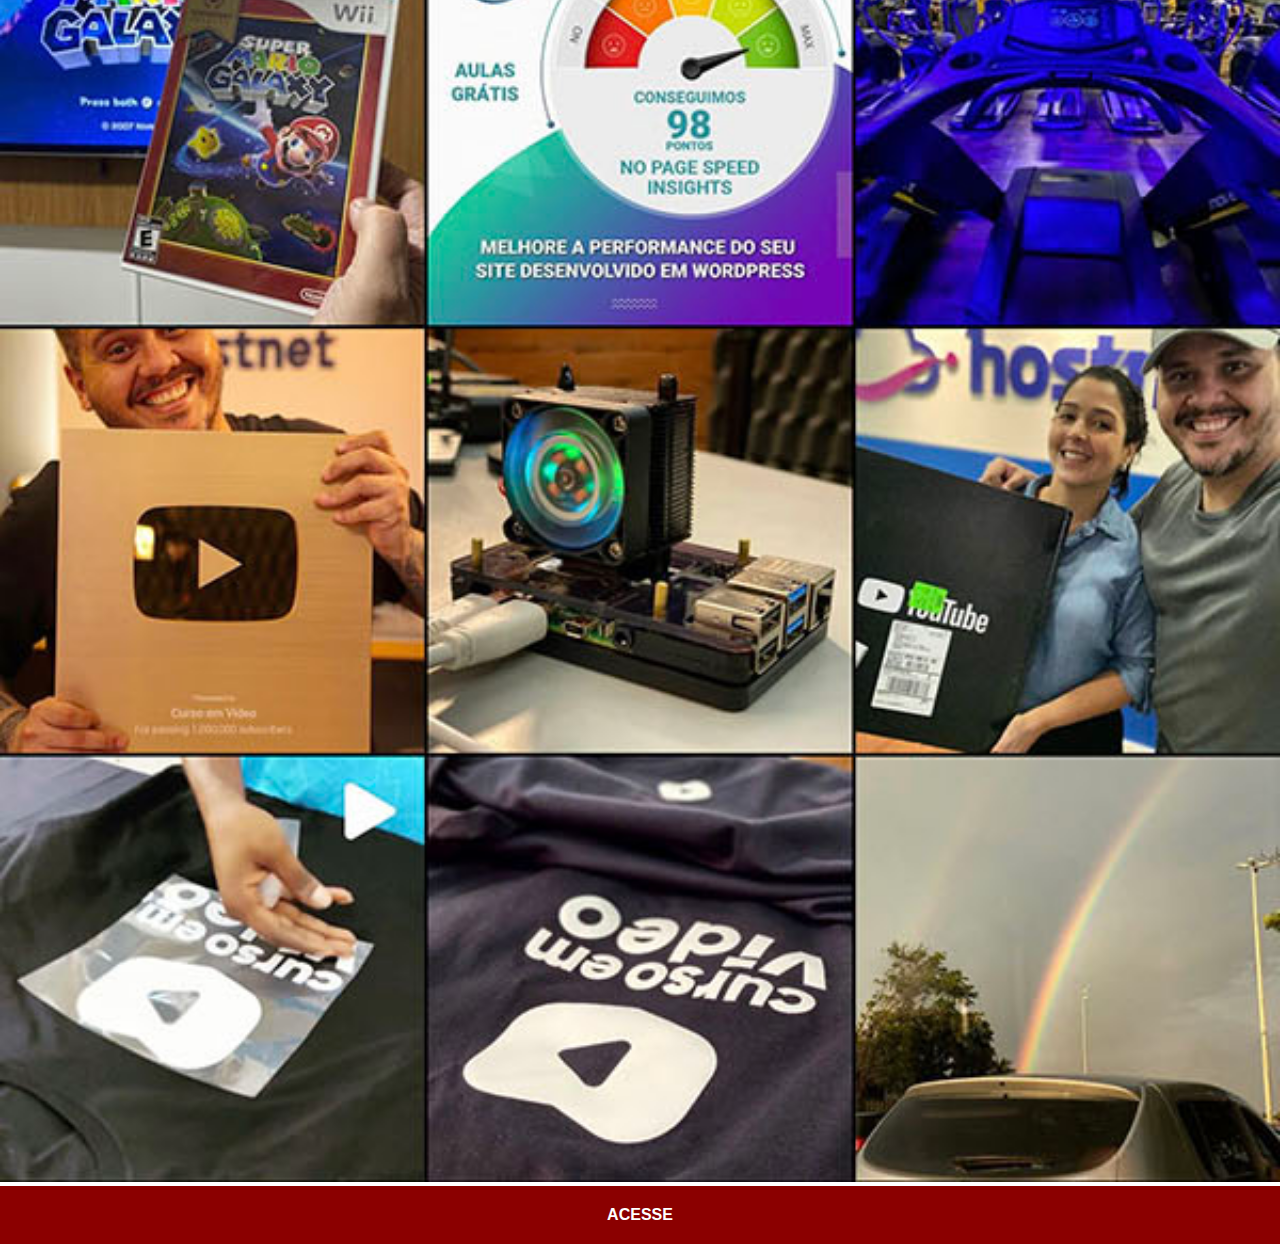
<file: instagram.html>
<!DOCTYPE html>
<html lang="pt-br">
<head>
    <meta charset="UTF-8">
    <meta http-equiv="X-UA-Compatible" content="IE=edge">
    <meta name="viewport" content="width=device-width, initial-scale=1.0">
    <title>Instagram</title>
    <link rel="stylesheet" href="estilos/social.css">
</head>
<body>
    <img src="imagens/tela-instagram.jpg" alt="GitHub"><a href="https://instagram.com" target="_blank">ACESSE</a>
    
</body>
</html>
</file>
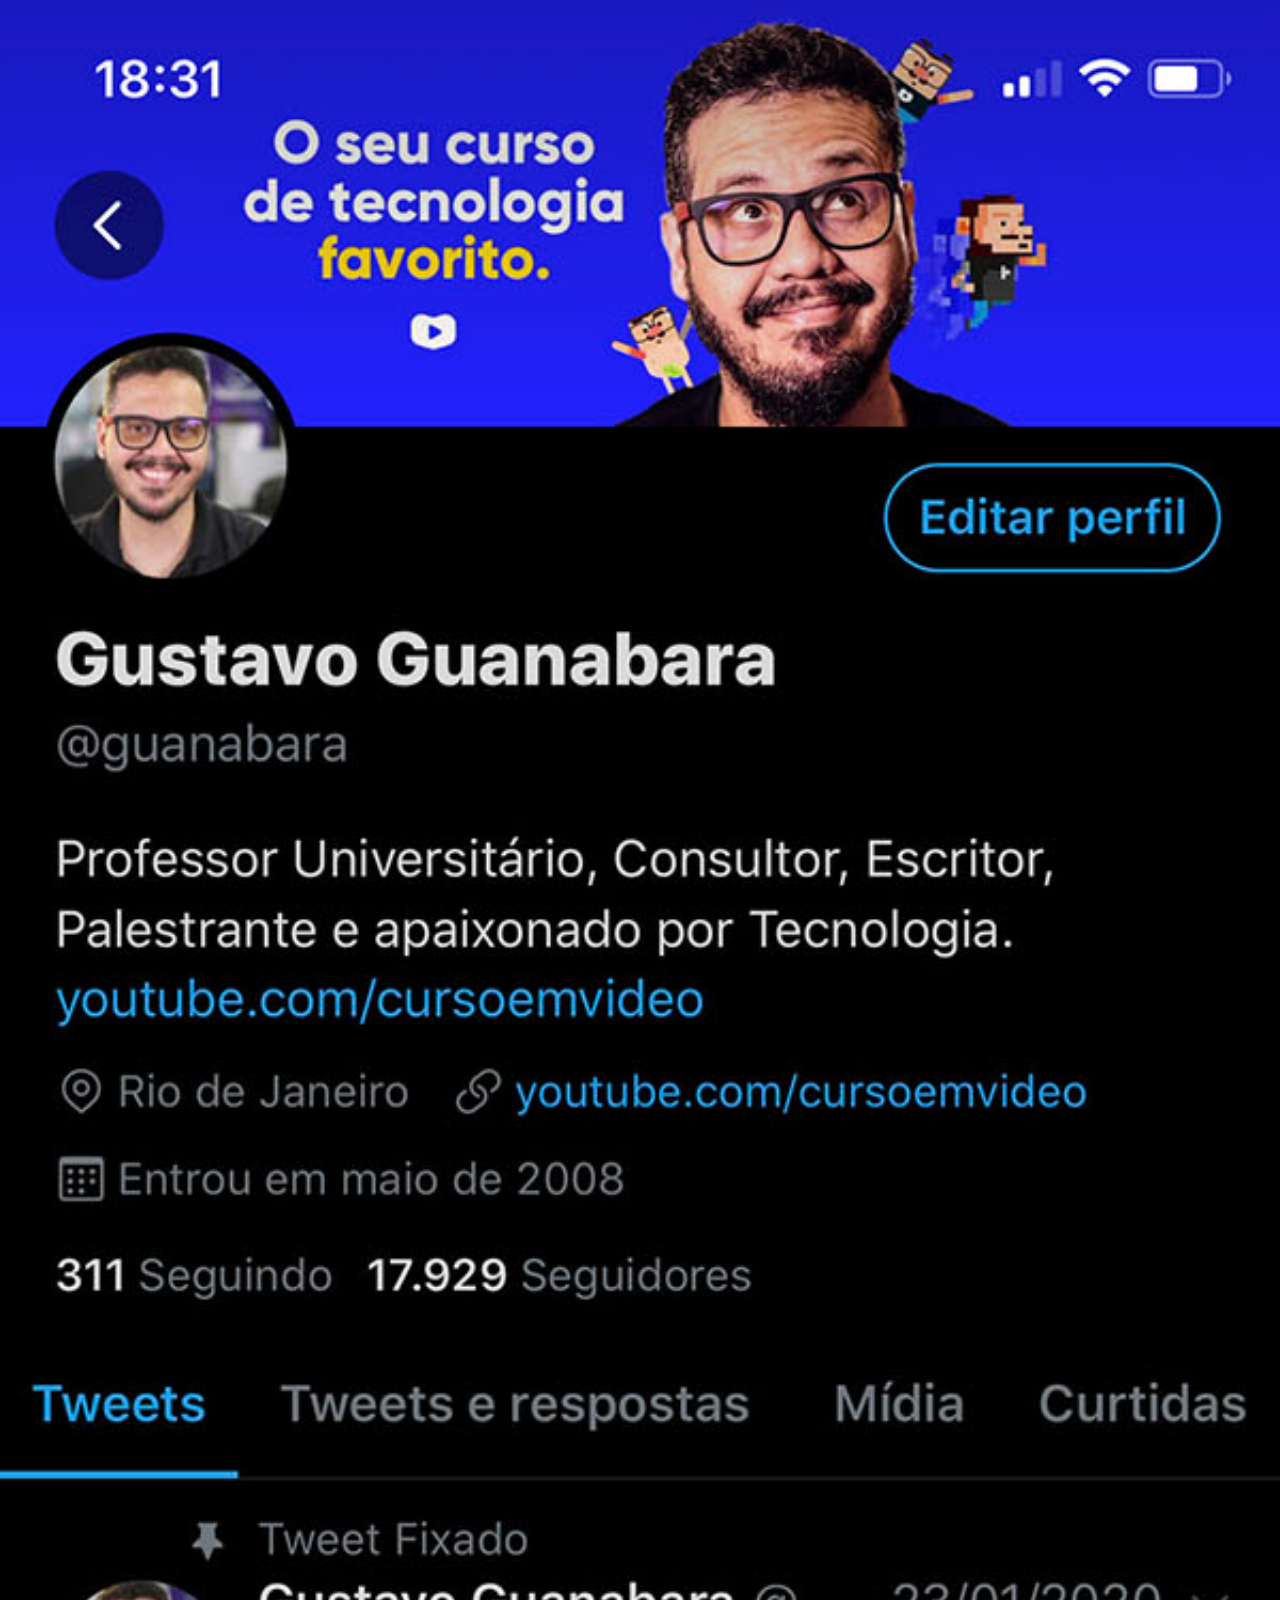
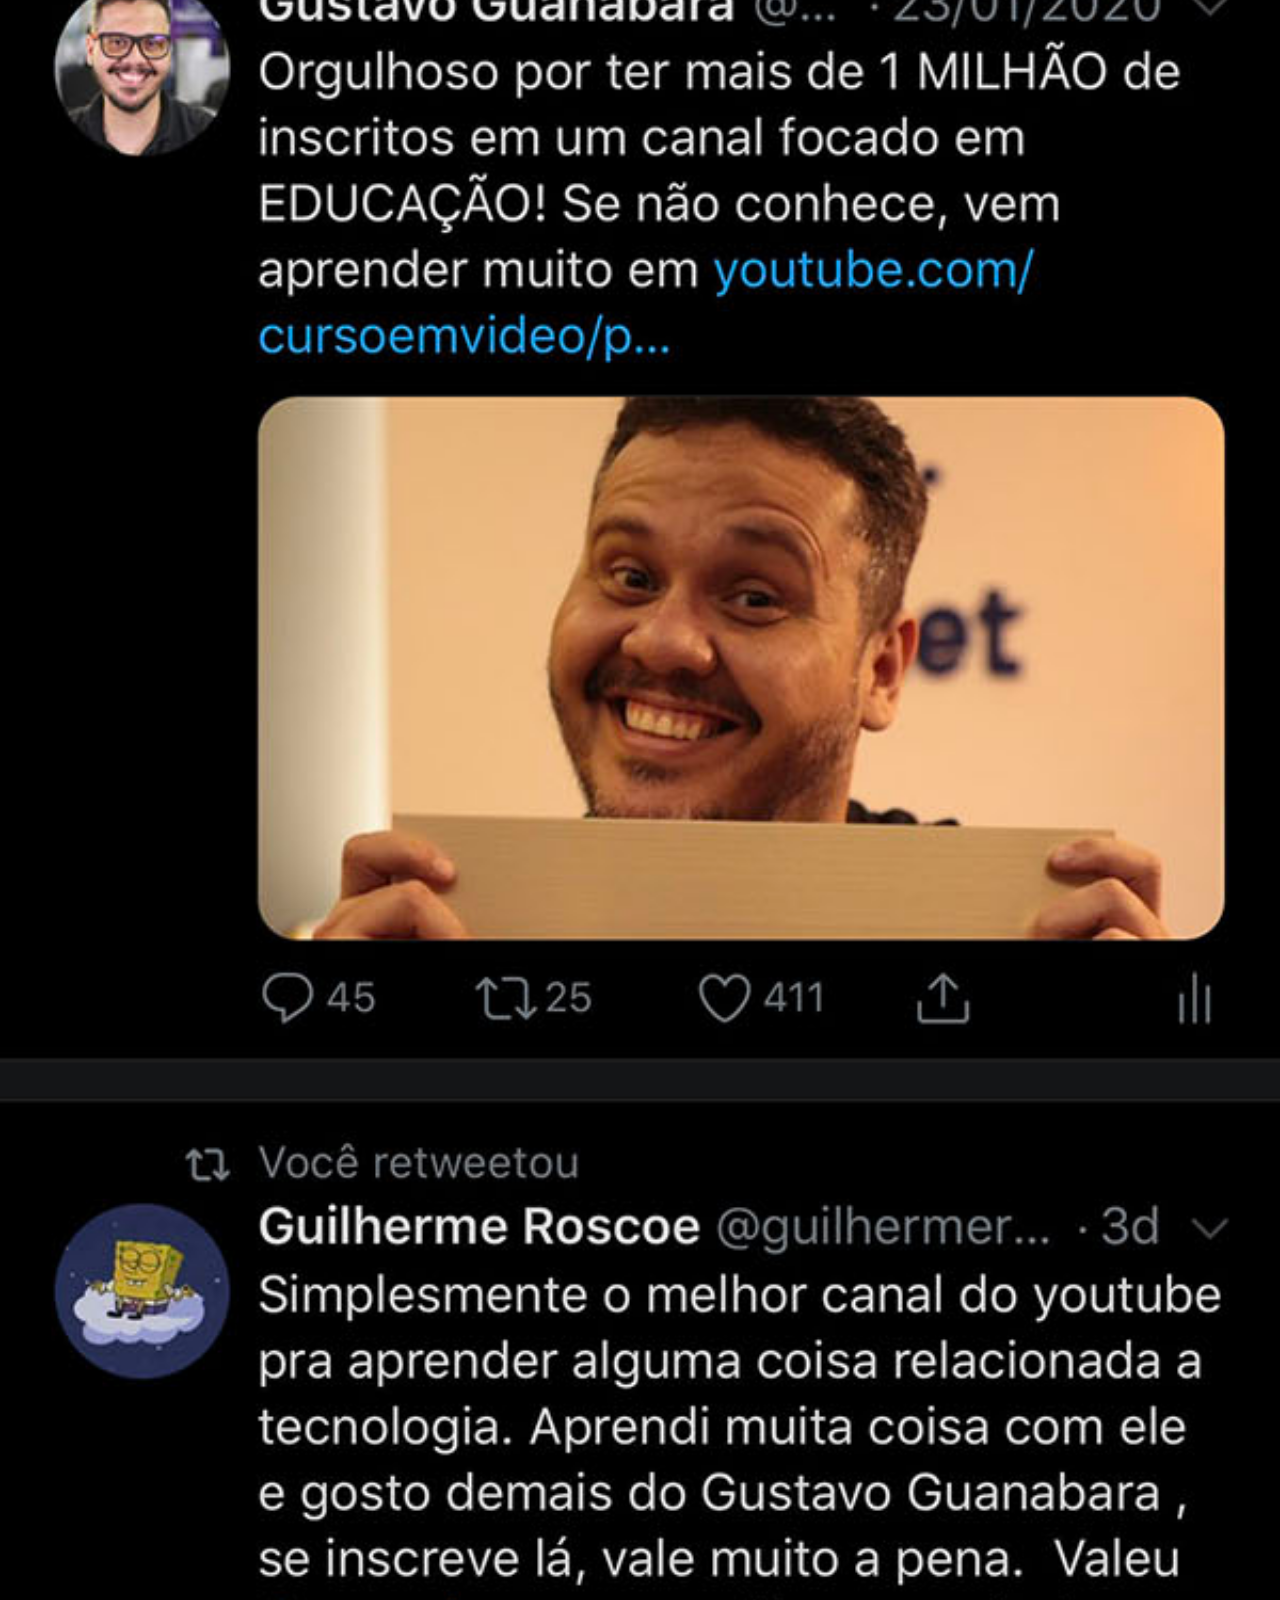
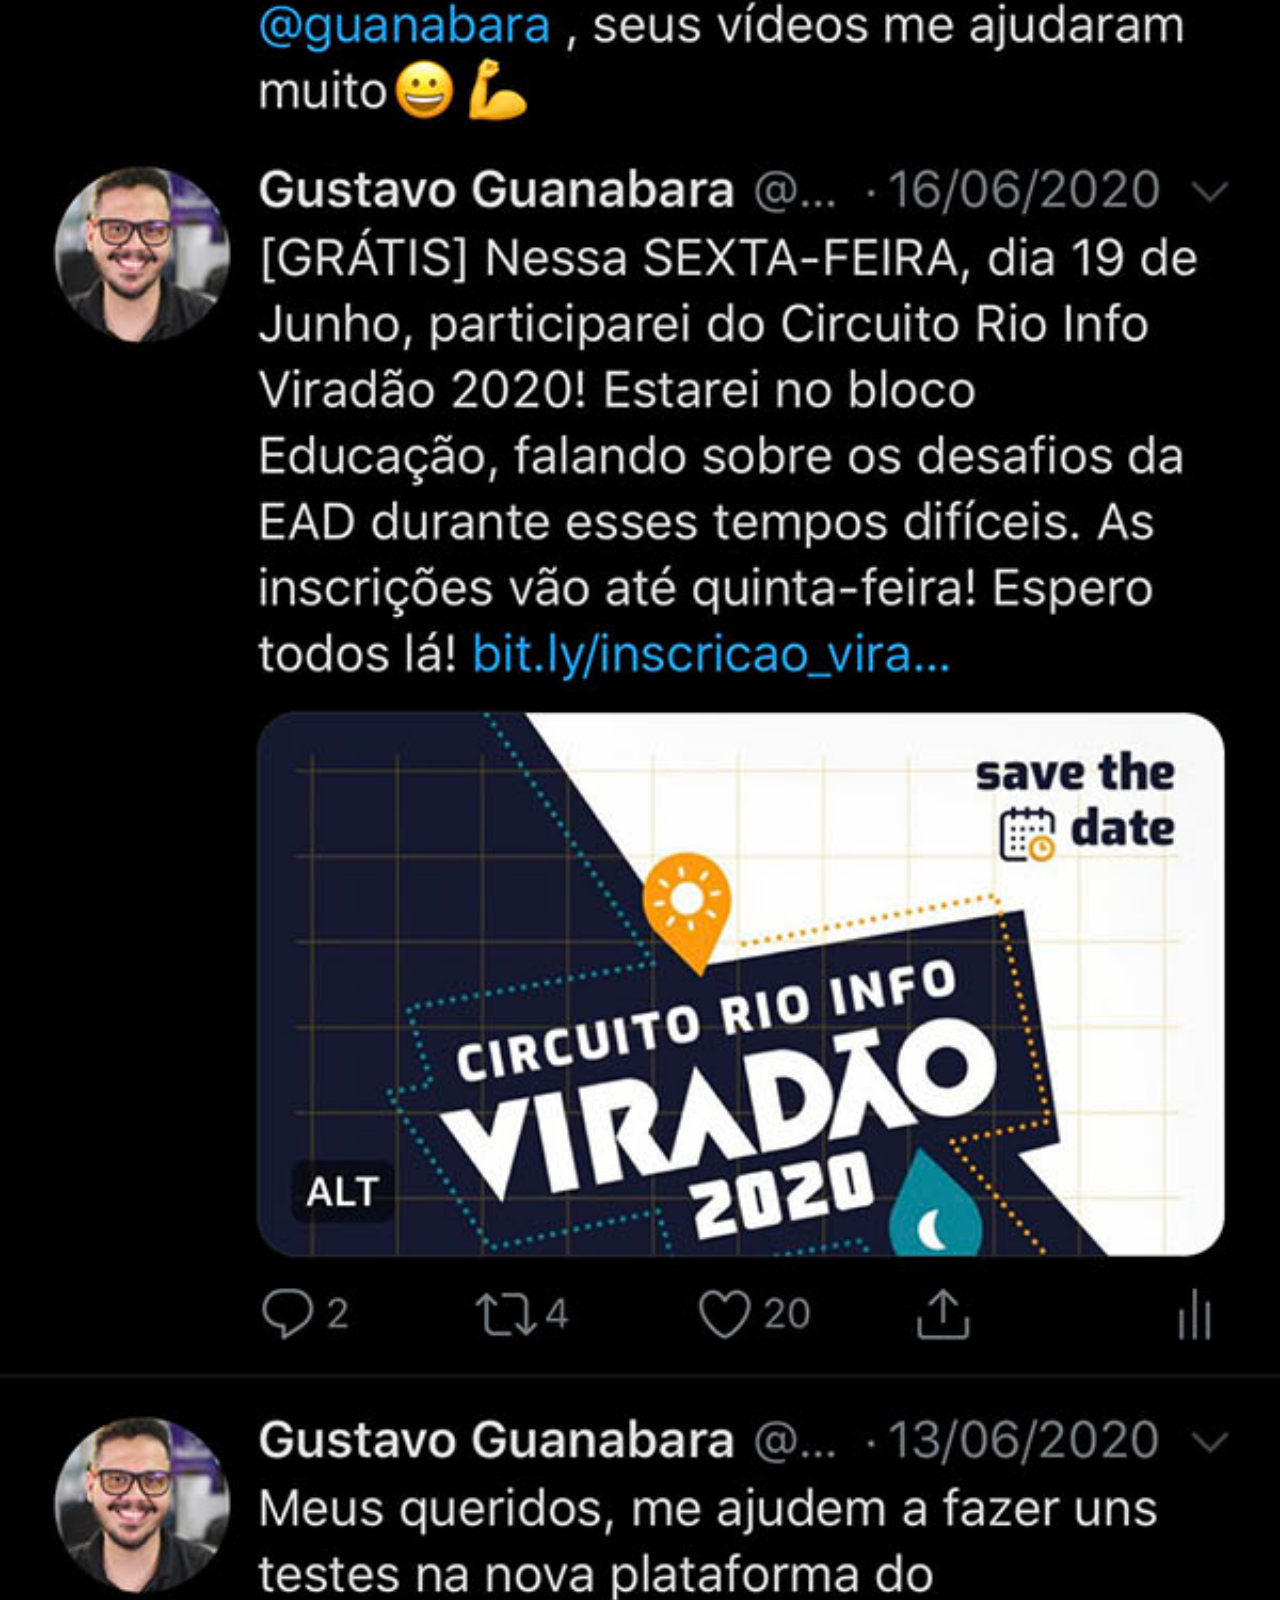
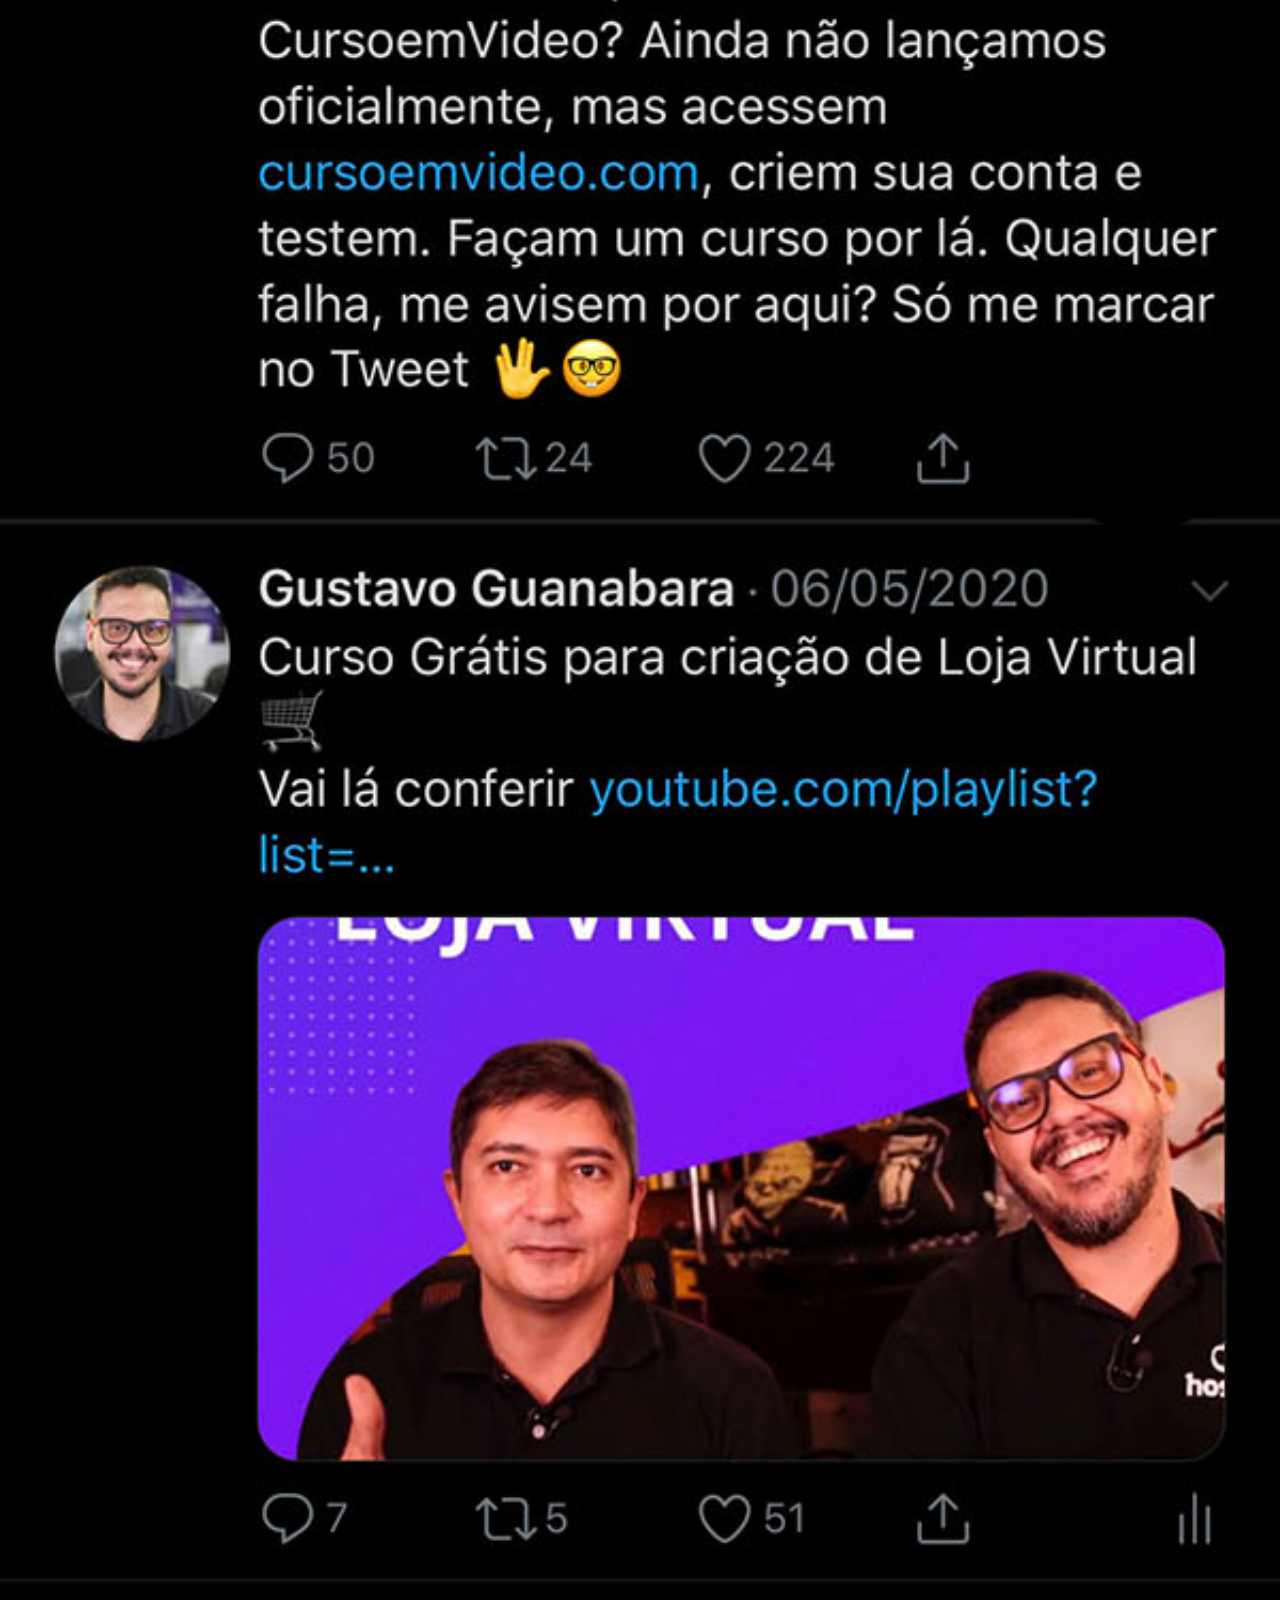
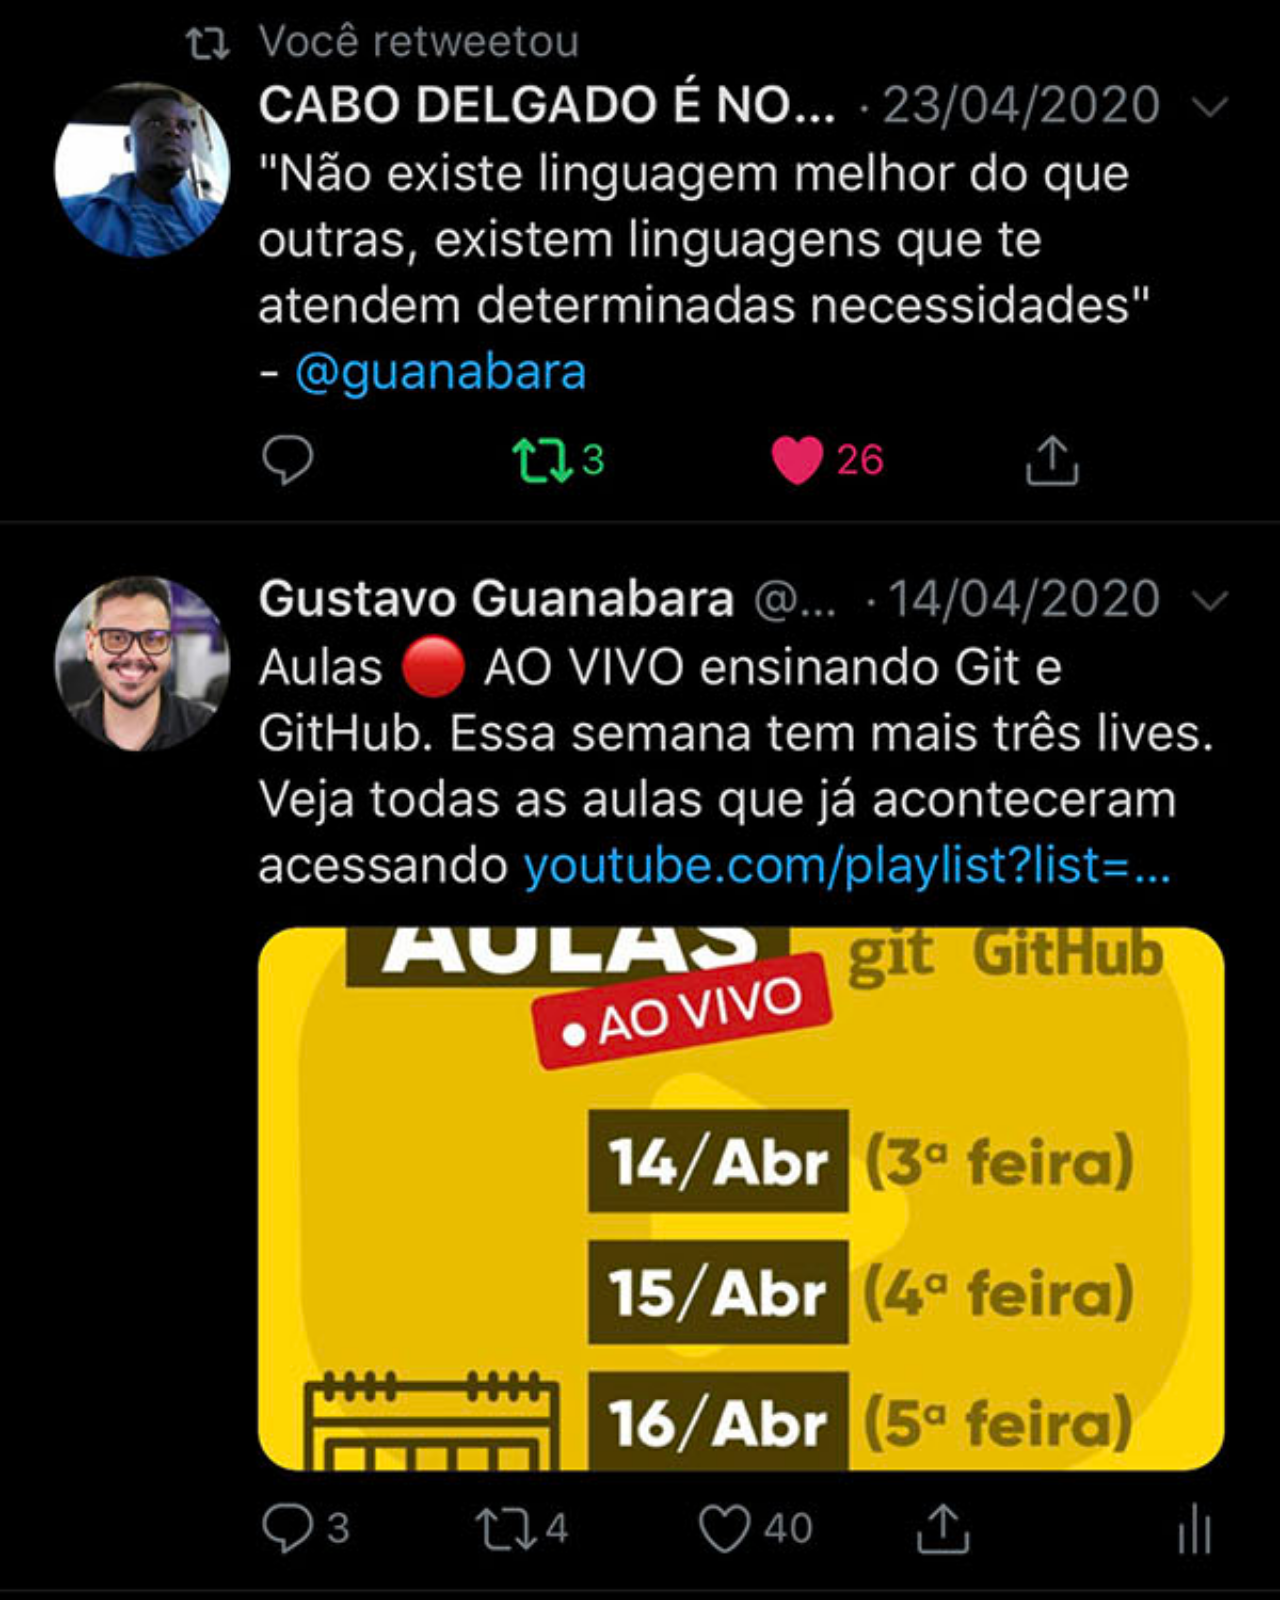
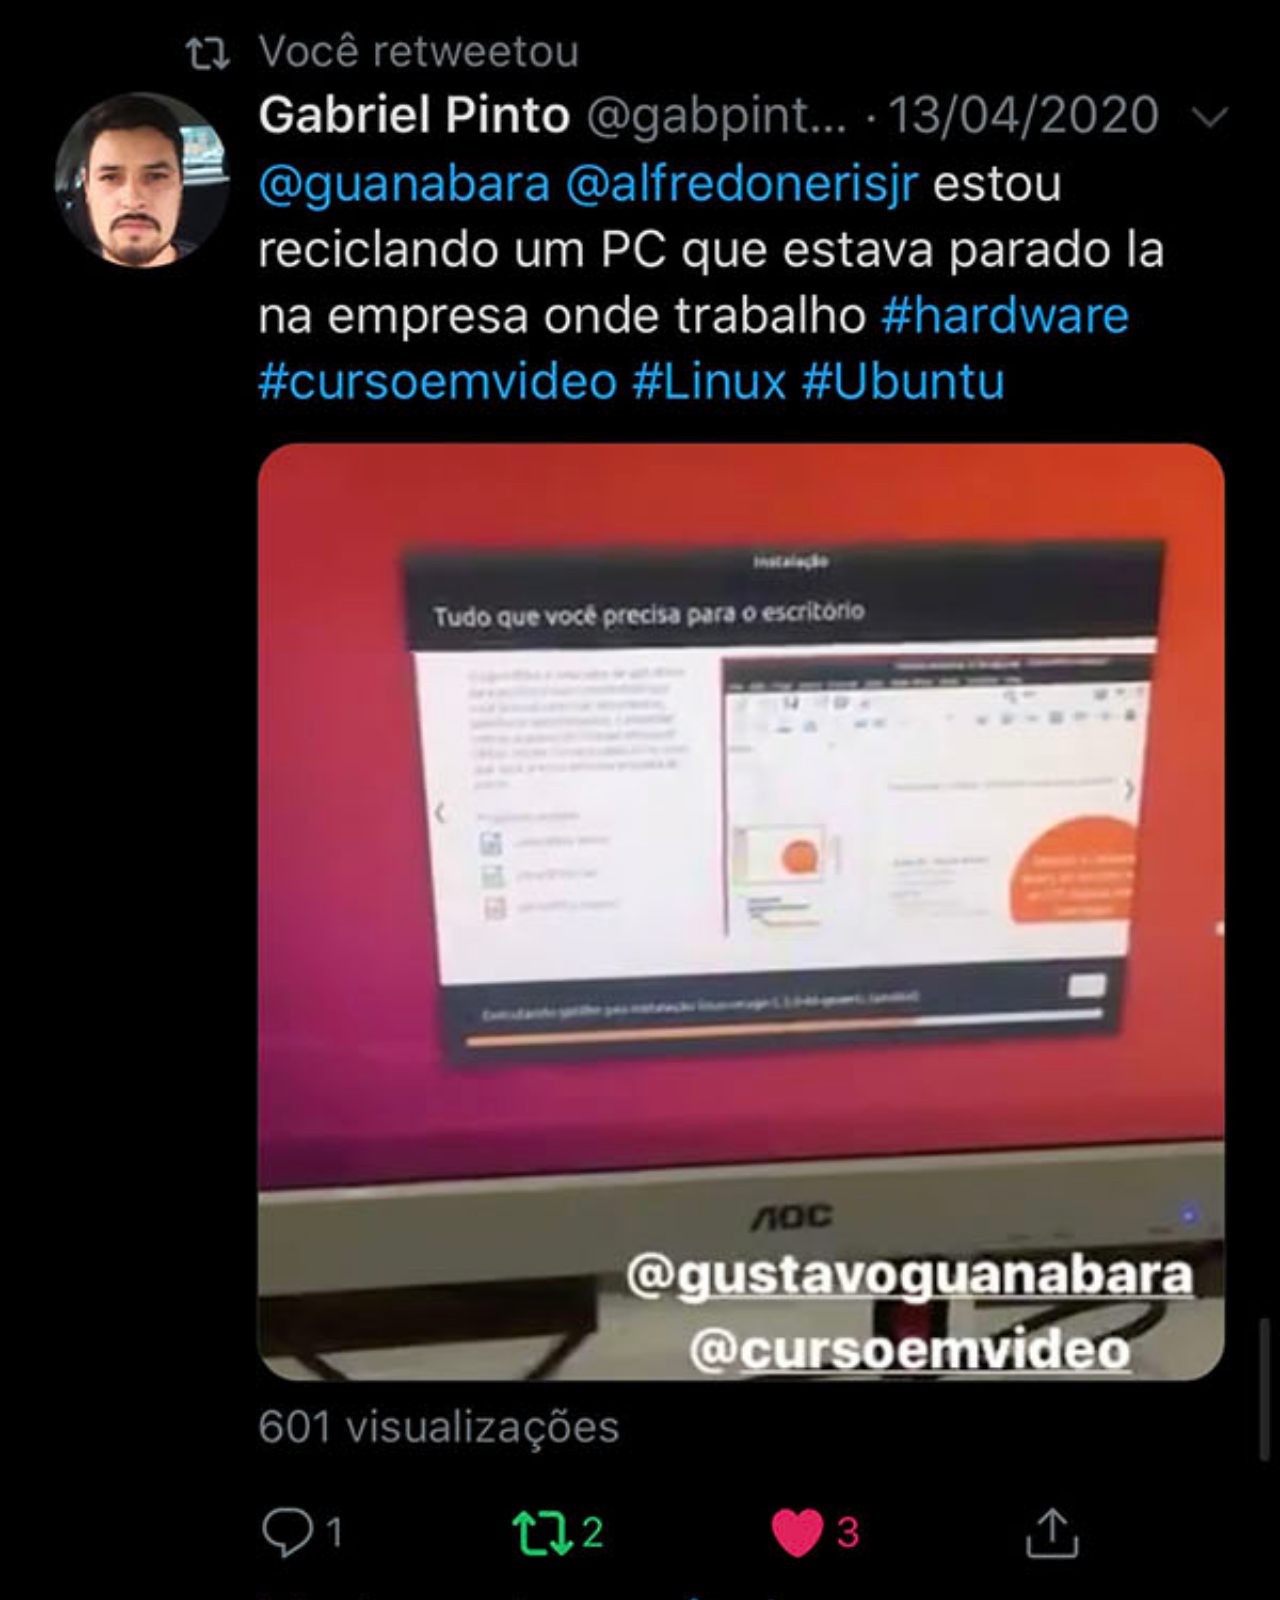
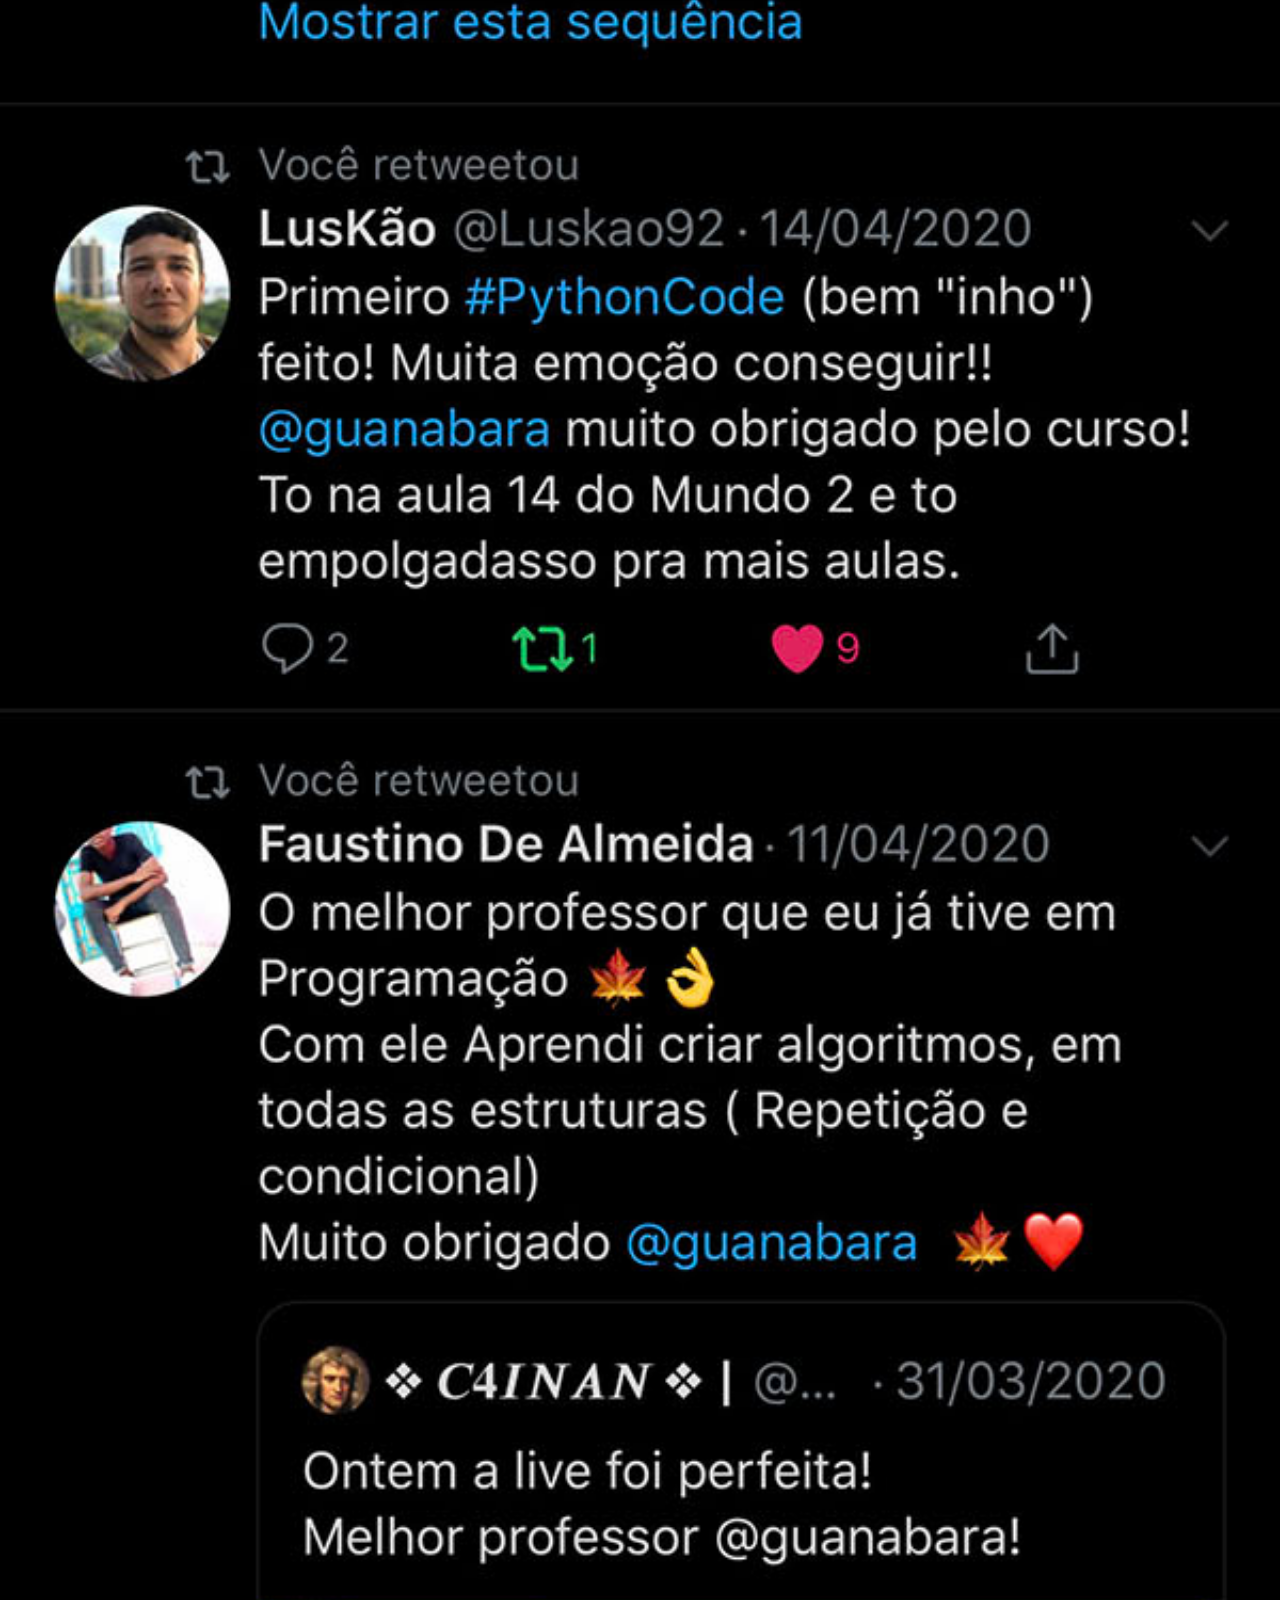
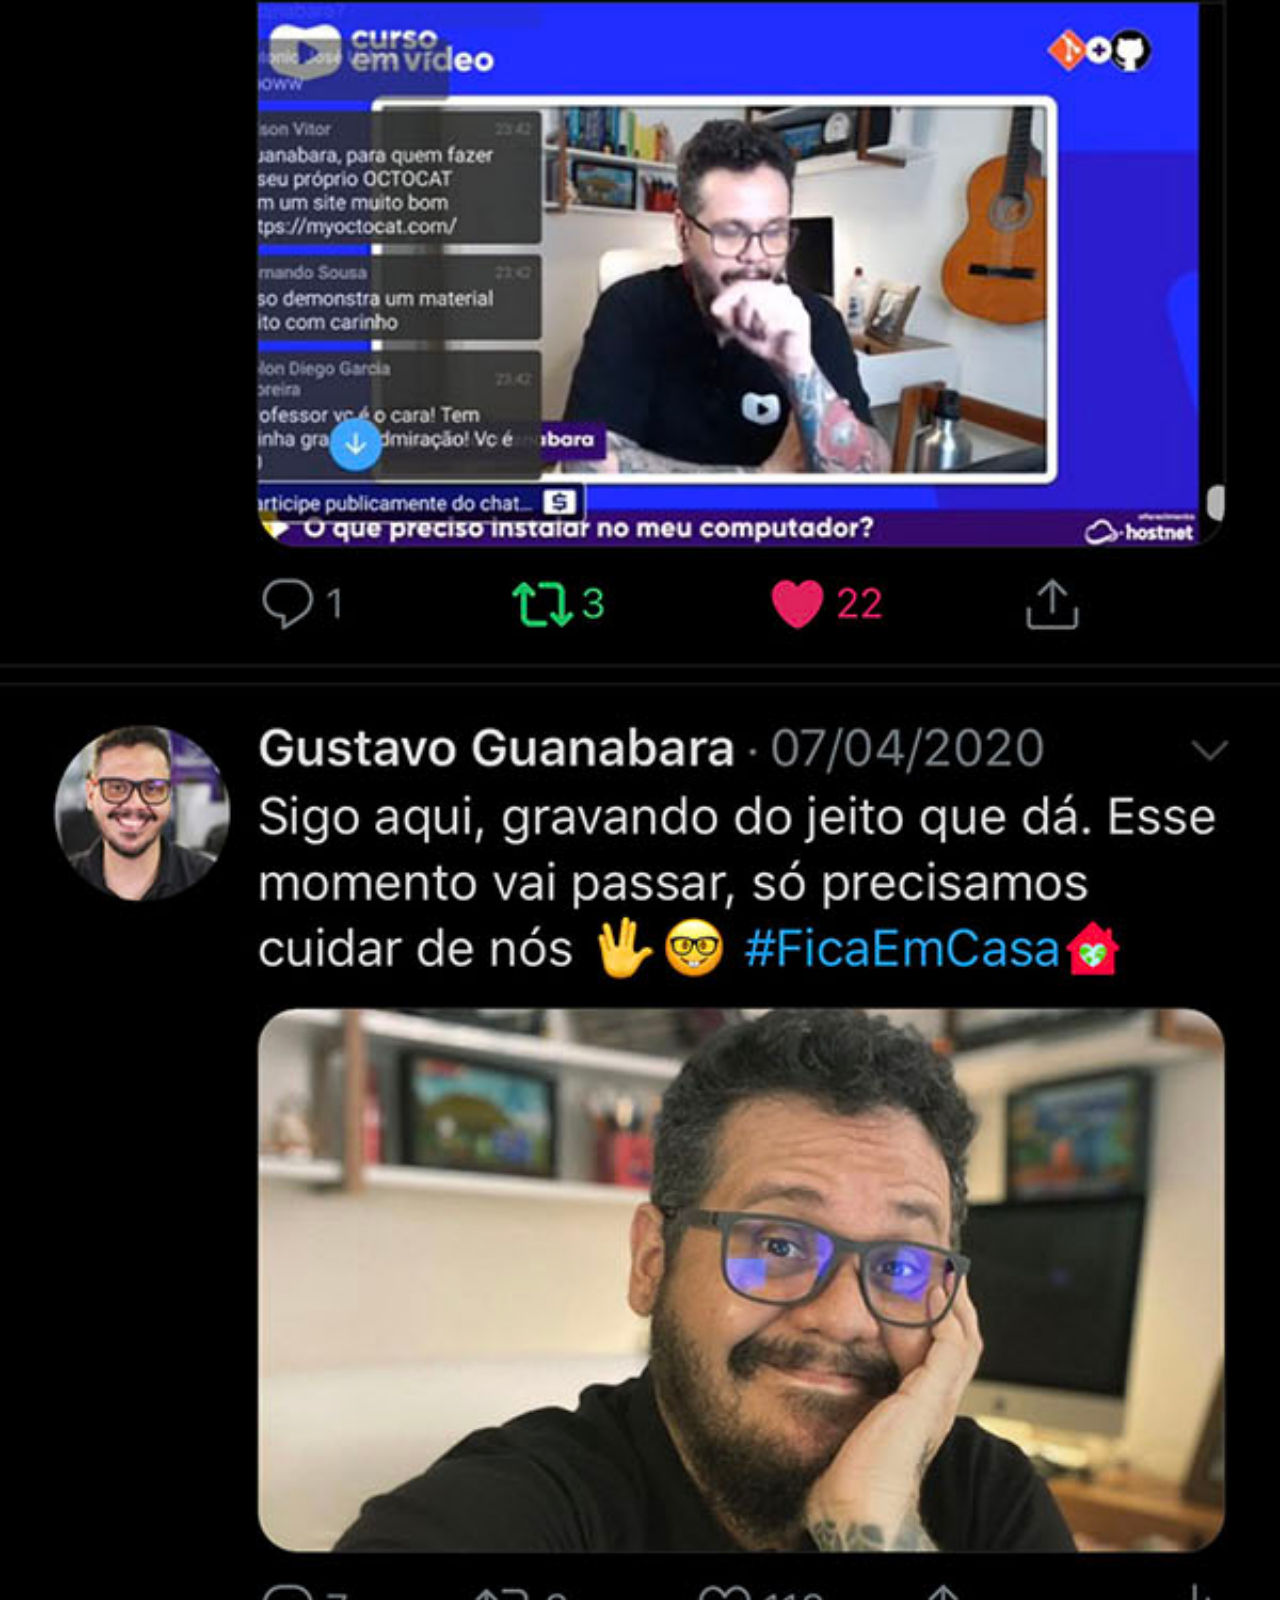
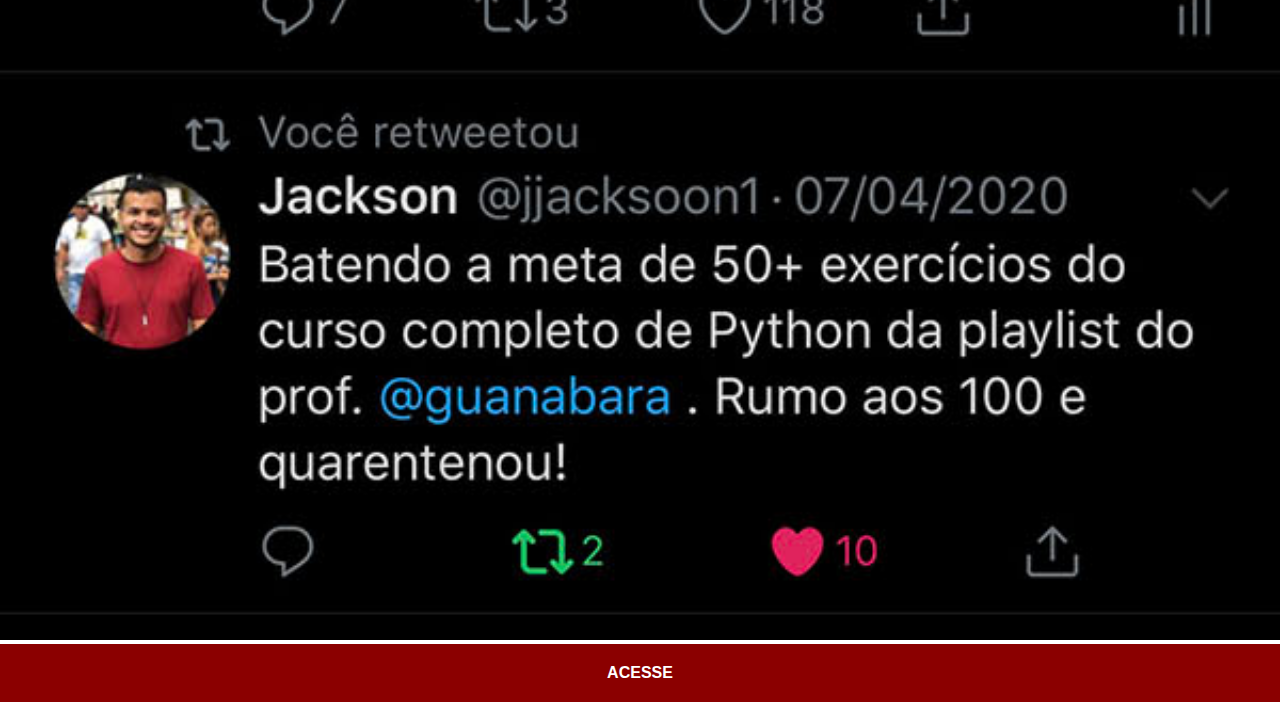
<file: twitter.html>
<!DOCTYPE html>
<html lang="pt-br">
<head>
    <meta charset="UTF-8">
    <meta http-equiv="X-UA-Compatible" content="IE=edge">
    <meta name="viewport" content="width=device-width, initial-scale=1.0">
    <title>Twitter</title>
    <link rel="stylesheet" href="estilos/social.css">
</head>
<body>
    <img src="imagens/tela-twitter.jpg" alt="GitHub"><a href="https://twitter.com" target="_blank">ACESSE</a>
    
</body>
</html>
</file>
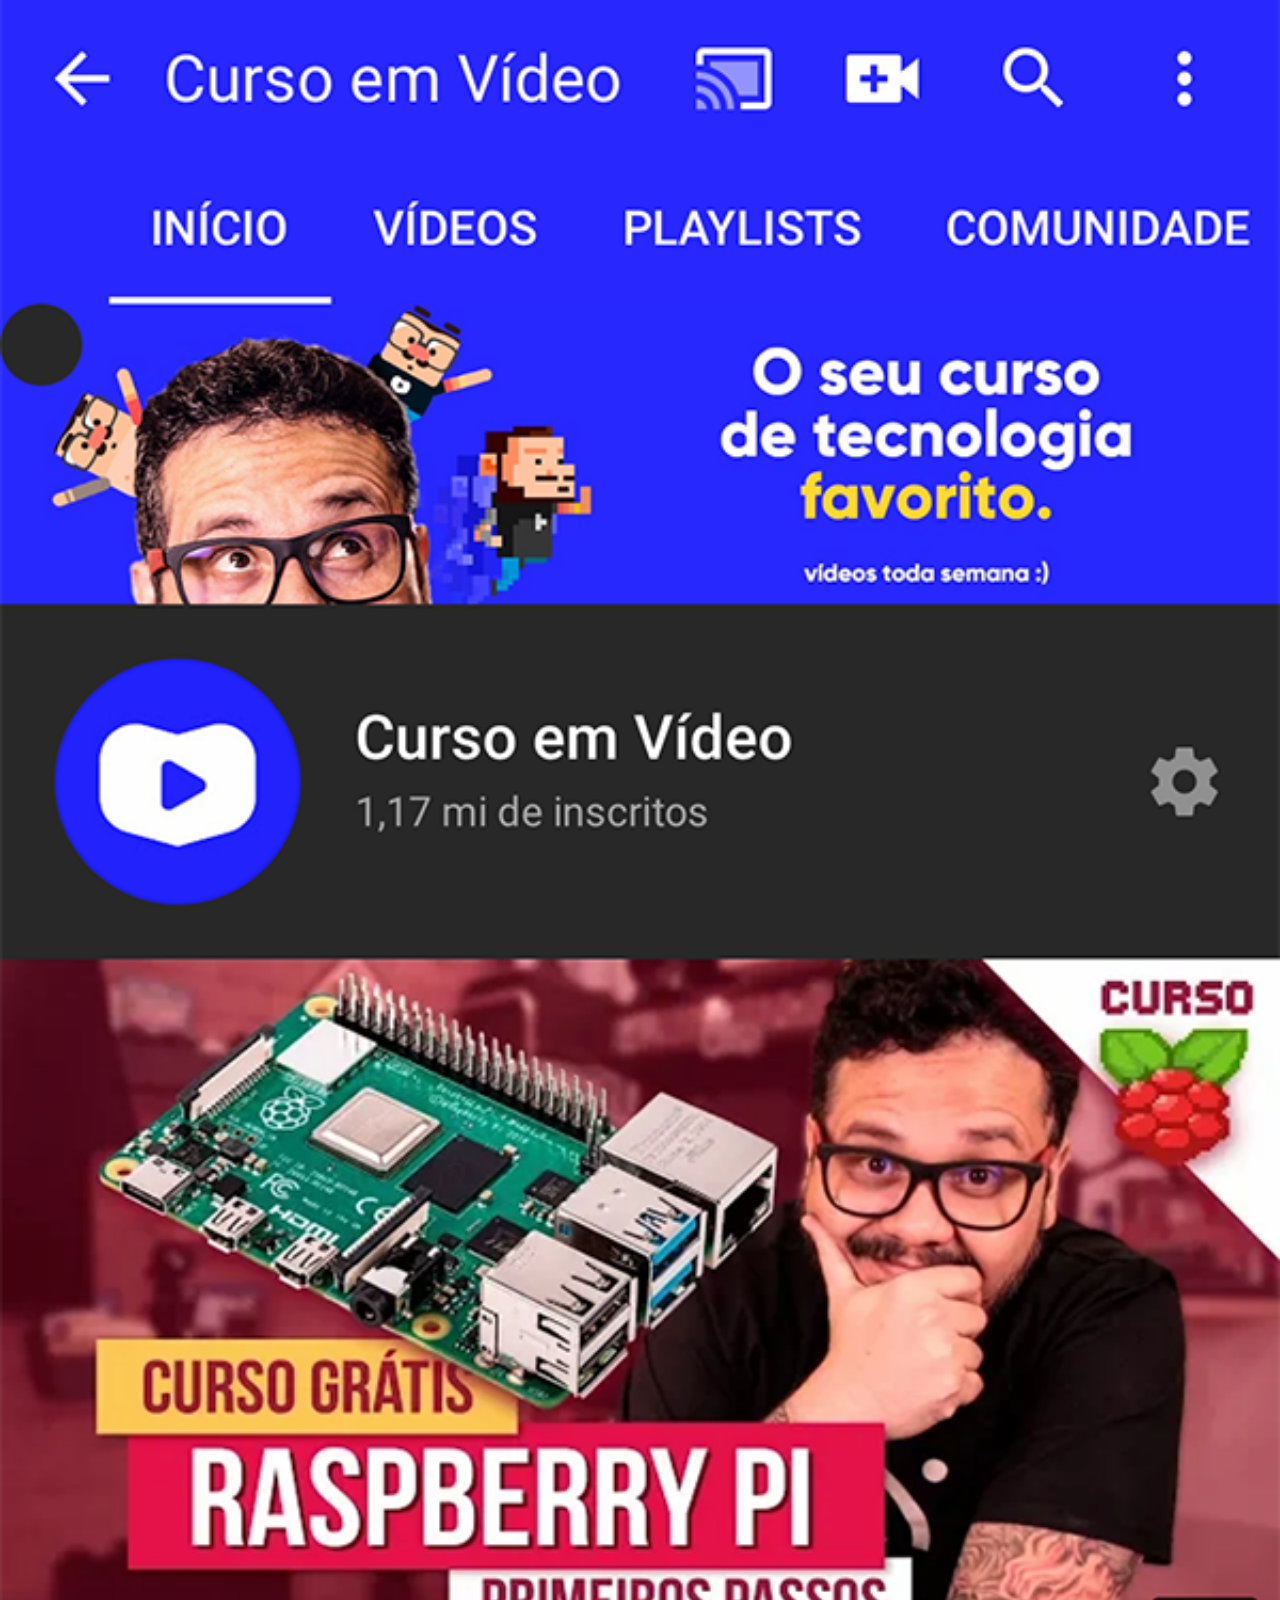
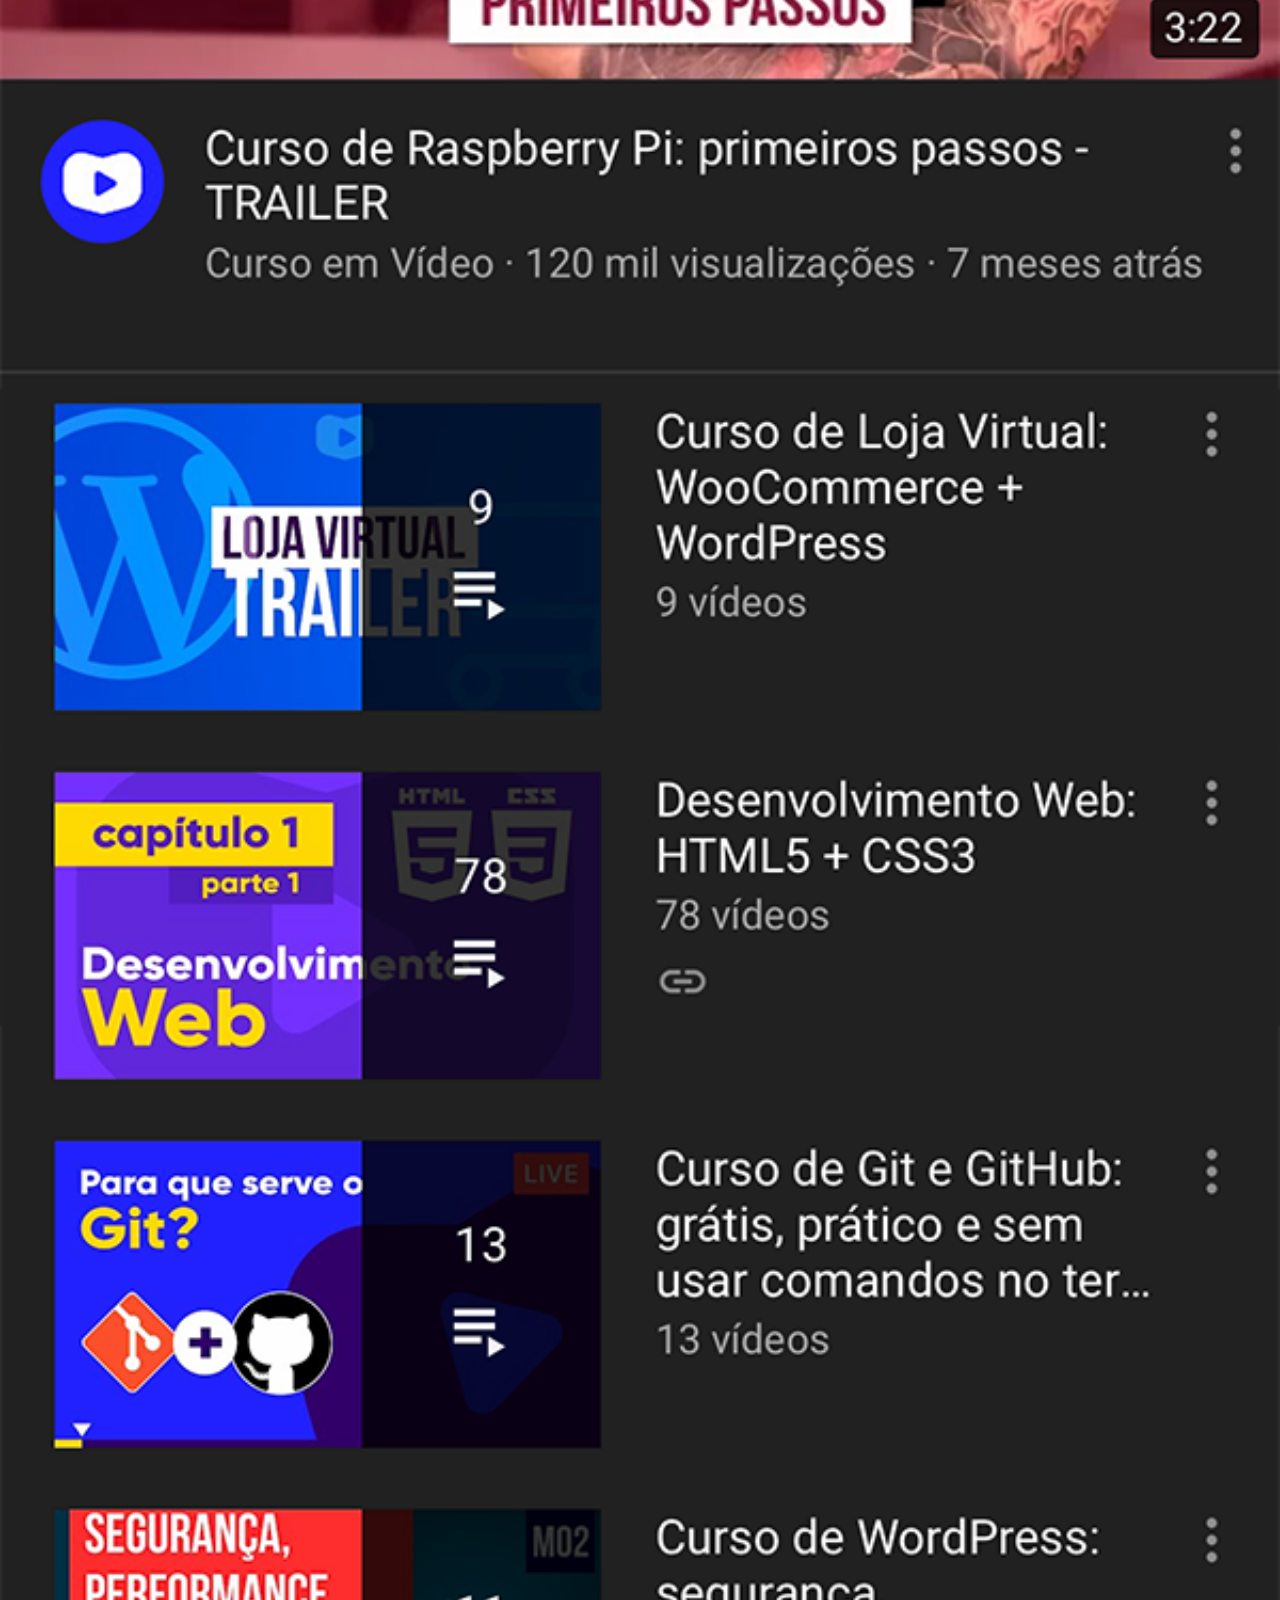
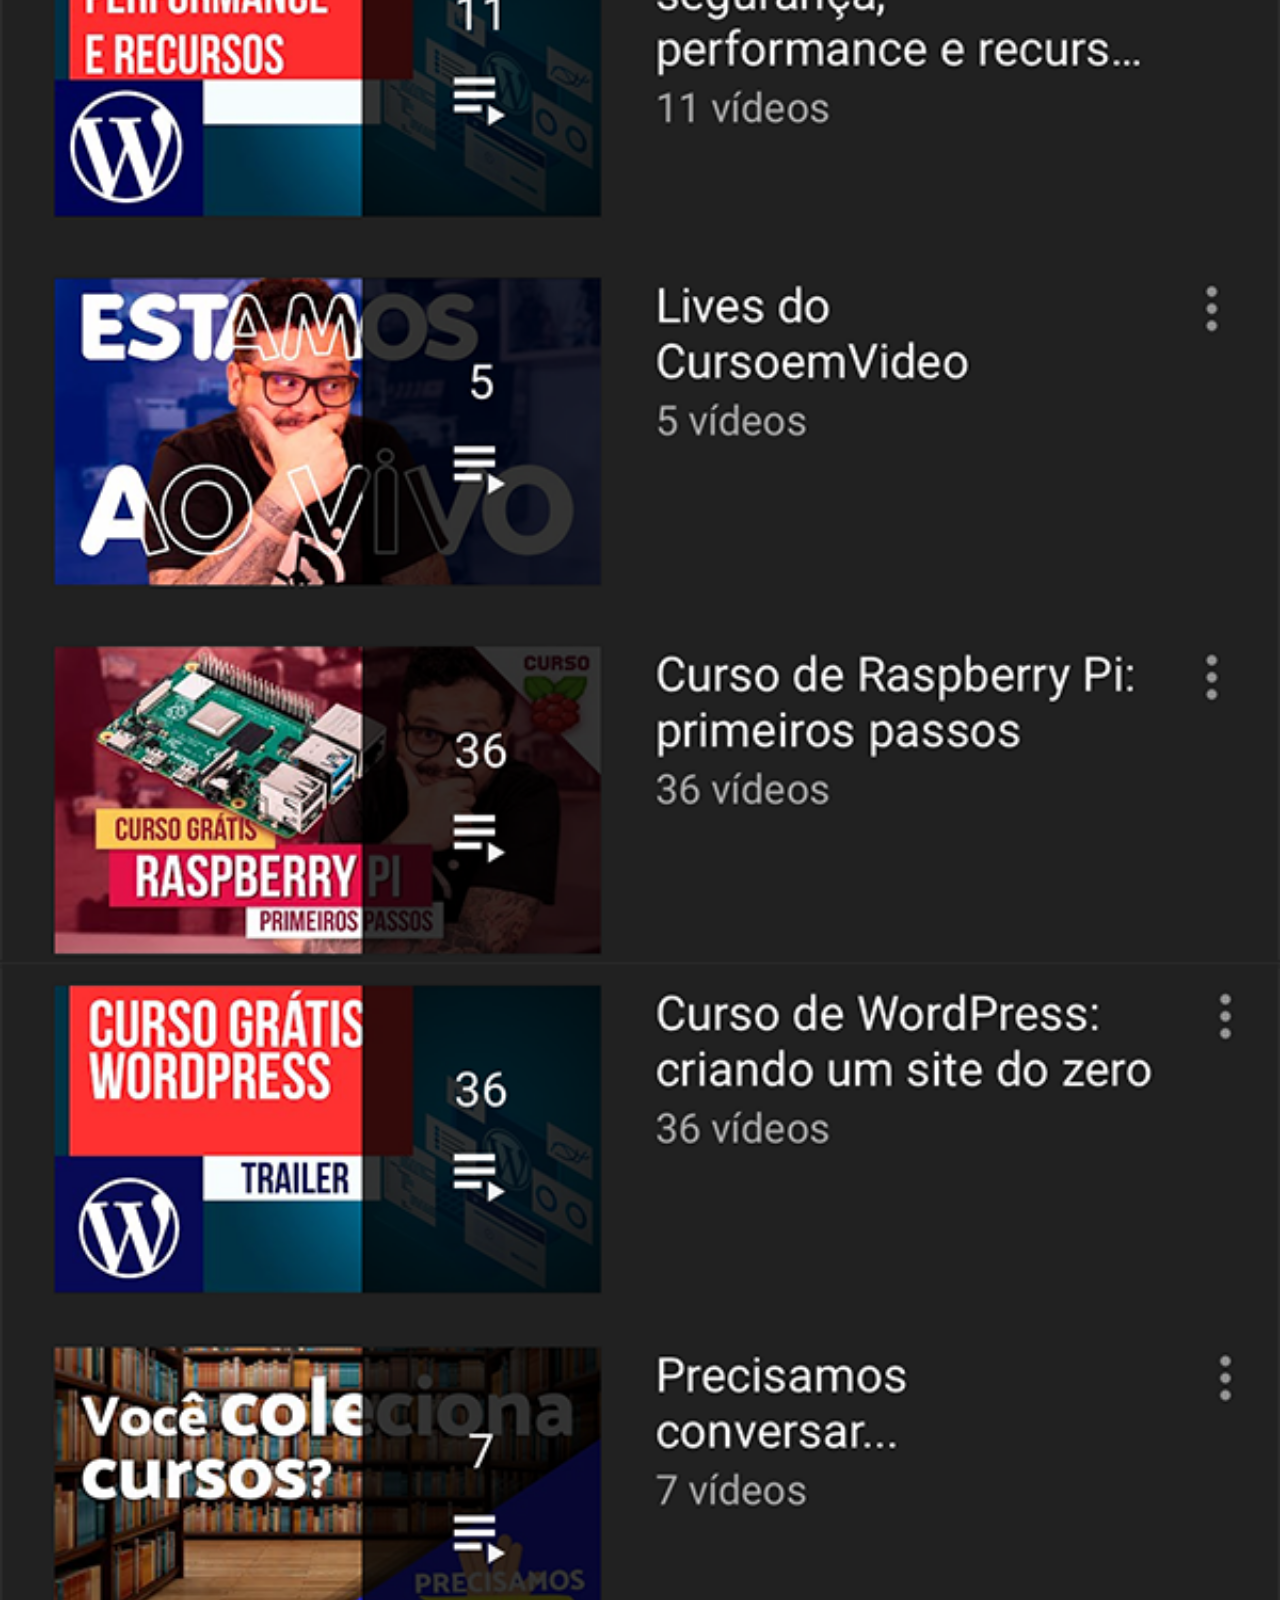
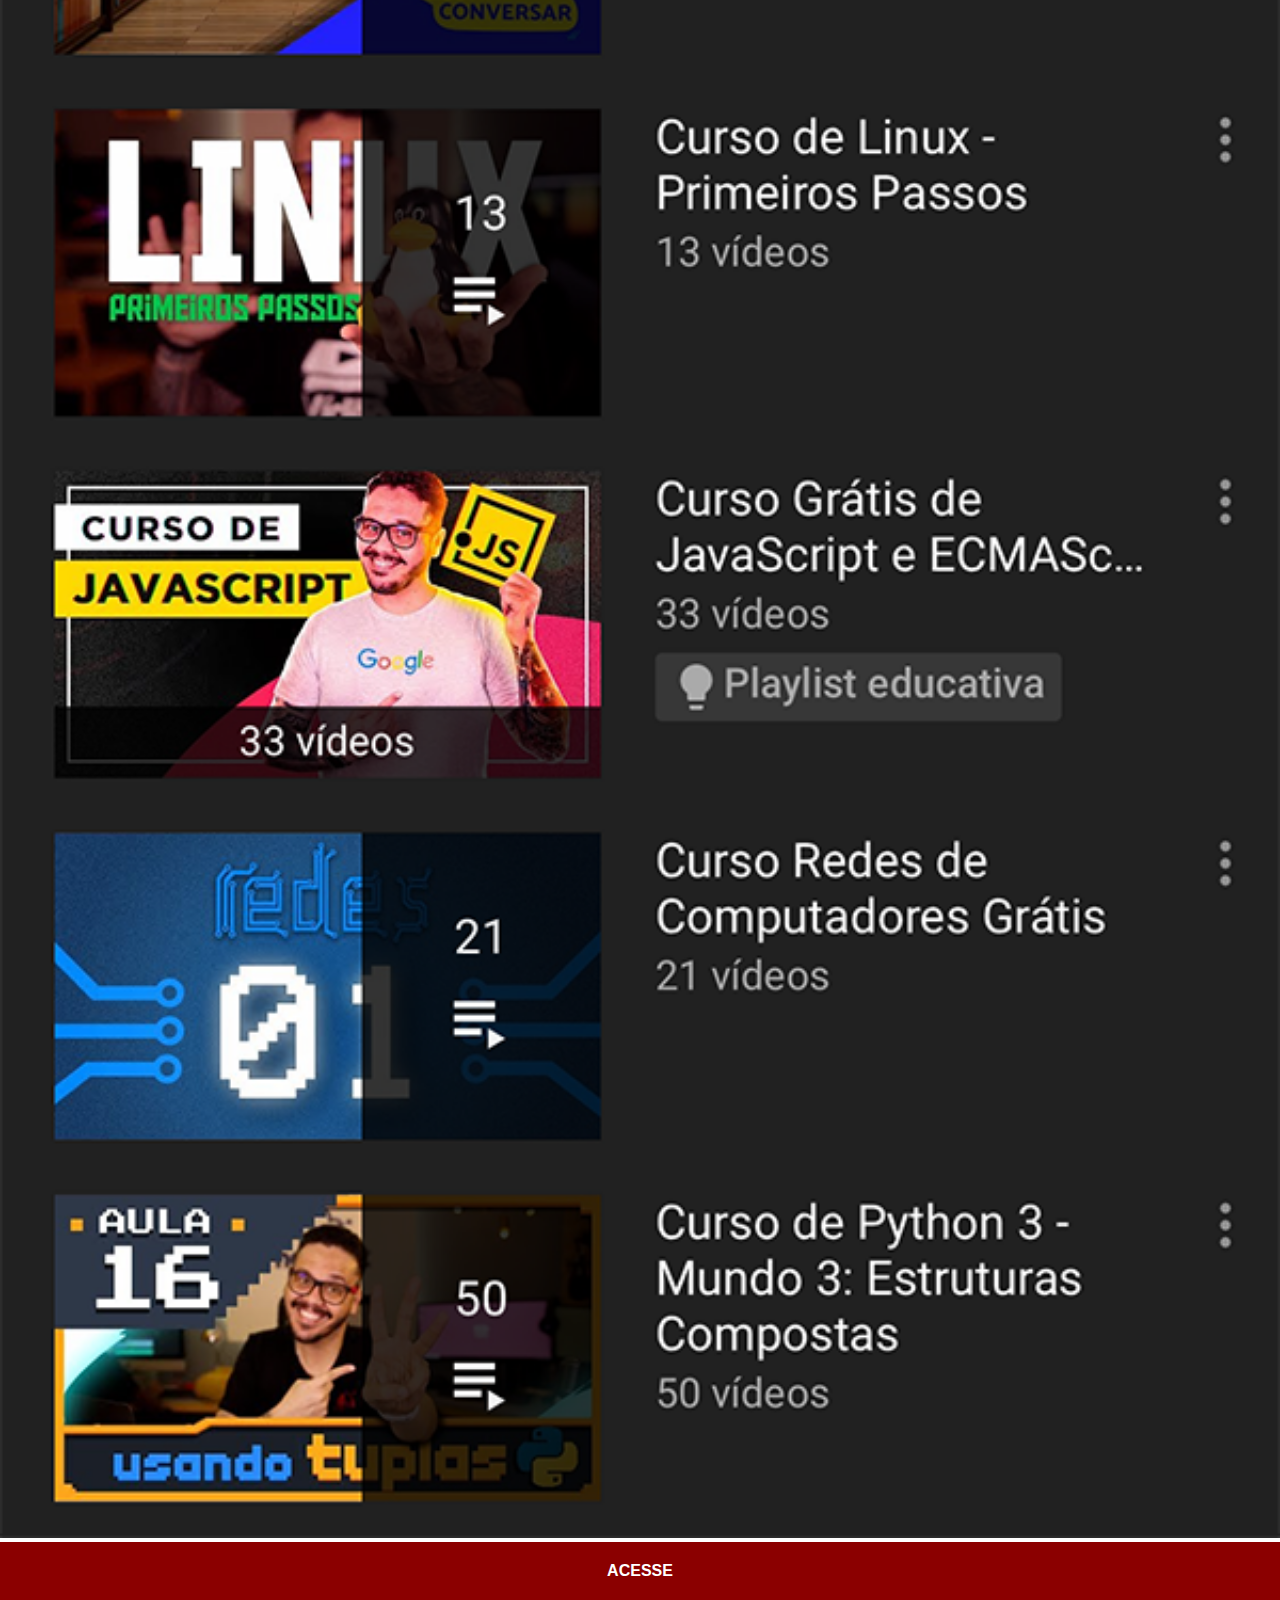
<file: youtube.html>
<!DOCTYPE html>
<html lang="pt-br">
<head>
    <meta charset="UTF-8">
    <meta http-equiv="X-UA-Compatible" content="IE=edge">
    <meta name="viewport" content="width=device-width, initial-scale=1.0">
    <title>Youtube</title>
    <link rel="stylesheet" href="estilos/social.css">
    
</head>
<body>
    <img src="imagens/tela-youtube.png" alt="YouTube"> <a href="https://www.youtube.com/c/CursoemV%C3%ADdeo/playlists" target="_blank"> ACESSE</a>
    
</body>
</html>
</file>
<file: estilos/style.css>
@charset "UTF-8";

* {
    margin: 0px;
    padding: 0px;
    font-family: Arial, Helvetica, sans-serif;

}

html, body {
    height: 100vh;
    width: 100vw;
}

body {
    background: url("../imagens/fundo-madeira.jpg") no-repeat top center;
    background-size: cover;
    background-attachment: fixed;
}

main {
    position: relative;
    height: 100vh;
}

section#telefone {
    position: absolute;
    top: 50%;
    left: 50%;
    transform: translate(-50%, -50%);

    height: 627px;
    width: 311px;
    

    background: url("../imagens/frame-iphone.png") no-repeat;
}

iframe#tela {
    position: relative;
    top: 80px;
    left: 22px;
    width: 269px;
    height: 471px;

}

section#redes-sociais {
    text-align: right;
    position: absolute;
}

section#redes-sociais img {
    width: 60px;
    margin: 10px;
    border-radius: 50%;
    box-shadow: 2px 2px 5px rgba(0, 0, 0, 0.397);
    box-sizing: border-box;


}

section#redes-sociais img:hover {
    border: 2px solid rgba(255, 255, 255, 0.584);
    transform: translate(-3px, -3px);
    box-shadow: 5px 5px 10px rgba(0, 0, 0, 0.593);
    transition: transform 0.5s, border;
}
</file>
<file: estilos/social.css>
@charset "UTF-8";

*{
    margin: 0px;
    padding: 0px;
    font-family: Arial, Helvetica, sans-serif;
}

::-webkit-scrollbar {
    width: 0px;
    height: 0px;
}

img {
    width: 100vw;
}

a {
    display: block;
    background-color: darkred;
    color: white;
    padding: 20px;
    text-align: center;
    font-weight: bolder;
    text-decoration: none;

}

a:hover {
    background-color: red;
}
</file>
